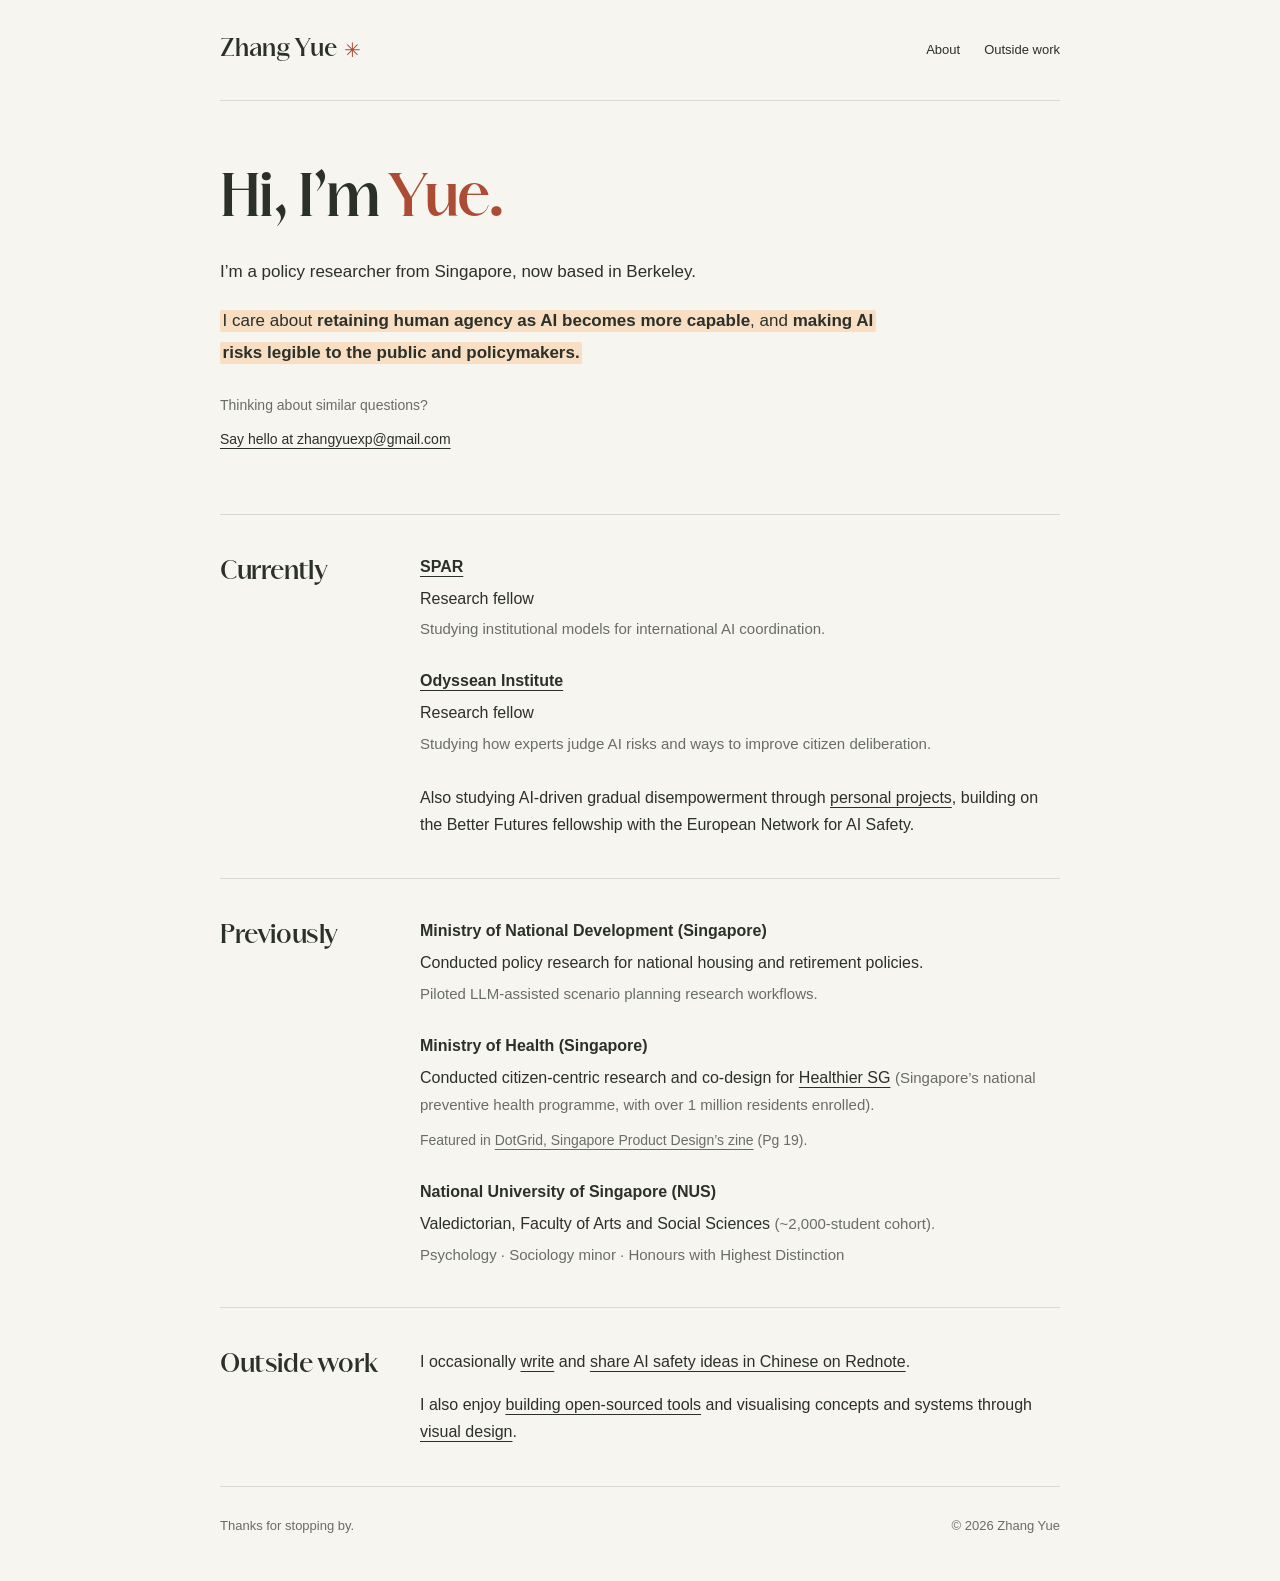
<file: index.html>
<!doctype html>
<html lang="en">
<head>
  <meta charset="utf-8">
  <meta name="viewport" content="width=device-width, initial-scale=1">
  <meta name="theme-color" content="#f7f5ef">
  <meta name="description" content="Zhang Yue — policy researcher working on AI governance, human agency, and how institutions respond to emerging risks.">
  <meta property="og:title" content="Zhang Yue · People, institutions & AI">
  <meta property="og:description" content="What I care about, what I’m working on, and a few things outside work.">
  <meta property="og:type" content="website">
  <meta property="og:url" content="https://nekocchi-0417.github.io/portfolio/">
  <title>Zhang Yue · People, institutions & AI</title>
  <link rel="canonical" href="https://nekocchi-0417.github.io/portfolio/">
  <link rel="icon" type="image/svg+xml" href="assets/favicon.svg">
  <link rel="preload" href="assets/fonts/Merchant-Regular.otf" as="font" type="font/otf" crossorigin>
  <link rel="stylesheet" href="personal.css?v=17">
  <script src="personal.js?v=3" defer></script>
</head>
<body>
  <a class="skip-link" href="#main">Skip to content</a>
  <div class="page-wrap">
    <header class="site-header">
      <a class="wordmark" href="#about">Zhang Yue<span aria-hidden="true">✳</span></a>
      <nav aria-label="Main navigation">
        <a href="#about">About</a>
        <a href="#outside-work">Outside work</a>
      </nav>
    </header>

    <main id="main">
      <section class="about" id="about" aria-labelledby="about-title">
        <div class="intro">
          <h1 id="about-title">Hi, I’m <span>Yue.</span></h1>
          <p>I’m a policy researcher from Singapore, now based in Berkeley.</p>
          <p class="care-statement"><mark class="purpose-highlight">I care about <strong>retaining human agency as AI becomes more capable</strong>, and <strong>making AI risks legible to the public and policymakers.</strong></mark></p>
          <div class="contact-note">
            <p>Thinking about similar questions?</p>
            <a class="contact-link" href="mailto:zhangyuexp@gmail.com">Say hello at zhangyuexp@gmail.com</a>
          </div>
        </div>

        <section class="info-section" aria-labelledby="current-title">
          <h2 id="current-title">Currently</h2>
          <div class="section-content">
            <div class="experience-list">
              <div class="experience">
                <h3><a href="https://sparai.org/projects/f26/reciOUKjBN75LBbF2/" target="_blank" rel="noopener noreferrer">SPAR</a></h3>
                <p>Research fellow</p>
                <p class="supporting">Studying institutional models for international AI coordination.</p>
              </div>
              <div class="experience">
                <h3><a href="https://www.odysseaninstitute.org/" target="_blank" rel="noopener noreferrer">Odyssean Institute</a></h3>
                <p>Research fellow</p>
                <p class="supporting">Studying how experts judge AI risks and ways to improve citizen deliberation.</p>
              </div>
            </div>
            <p class="research-note current-interest">Also studying AI-driven gradual disempowerment through <a href="https://nekocchi-0417.github.io/gd-observatory/" target="_blank" rel="noopener noreferrer">personal projects</a>, building on the Better Futures fellowship with the European Network for AI Safety.</p>
          </div>
        </section>

        <section class="info-section" aria-labelledby="previous-title">
          <h2 id="previous-title">Previously</h2>
          <div class="section-content experience-list">
            <div class="experience">
              <h3>Ministry of National Development (Singapore)</h3>
              <p>Conducted policy research for national housing and retirement policies.</p>
              <p class="supporting">Piloted LLM-assisted scenario planning research workflows.</p>
            </div>
            <div class="experience">
              <h3>Ministry of Health (Singapore)</h3>
              <p>Conducted citizen-centric research and co-design for <a href="https://www.healthiersg.gov.sg/about/what-is-healthier-sg/" target="_blank" rel="noopener noreferrer">Healthier SG</a> <span class="supporting">(Singapore’s national preventive health programme, with over 1 million residents enrolled).</span></p>
              <p class="feature-note">Featured in <a href="https://drive.google.com/file/d/19zQRNbIVw1d5SOHKjRikX2pg8H9No7ix/view?usp=sharing" target="_blank" rel="noopener noreferrer" aria-label="DotGrid, Singapore Product Design’s zine — Designed to Care, Volume 3, page 19 (PDF)">DotGrid, Singapore Product Design’s zine</a> (Pg 19).</p>
            </div>
            <div class="experience">
              <h3>National University of Singapore (NUS)</h3>
              <p>Valedictorian, Faculty of Arts and Social Sciences <span class="cohort">(~2,000-student cohort).</span></p>
              <p class="supporting">Psychology · Sociology minor · Honours with Highest Distinction</p>
            </div>
          </div>
        </section>
      </section>

      <section class="outside-work info-section" id="outside-work" aria-labelledby="outside-title">
        <h2 id="outside-title">Outside work</h2>
        <div class="section-content">
          <p>I occasionally <a href="https://zyxai101.substack.com/" target="_blank" rel="noopener noreferrer" aria-label="write on Substack">write</a> and <a href="https://xhslink.com/m/7OPH07pDQJO" target="_blank" rel="noopener noreferrer">share AI safety ideas in Chinese on Rednote</a>.</p>
          <p id="projects">I also enjoy <a href="apps.html">building open-sourced tools</a> and visualising concepts and systems through <a href="design.html">visual design</a>.</p>
        </div>
      </section>

    </main>

    <footer><span>Thanks for stopping by.</span><span>© <span id="year">2026</span> Zhang Yue</span></footer>
  </div>
</body>
</html>
</file>
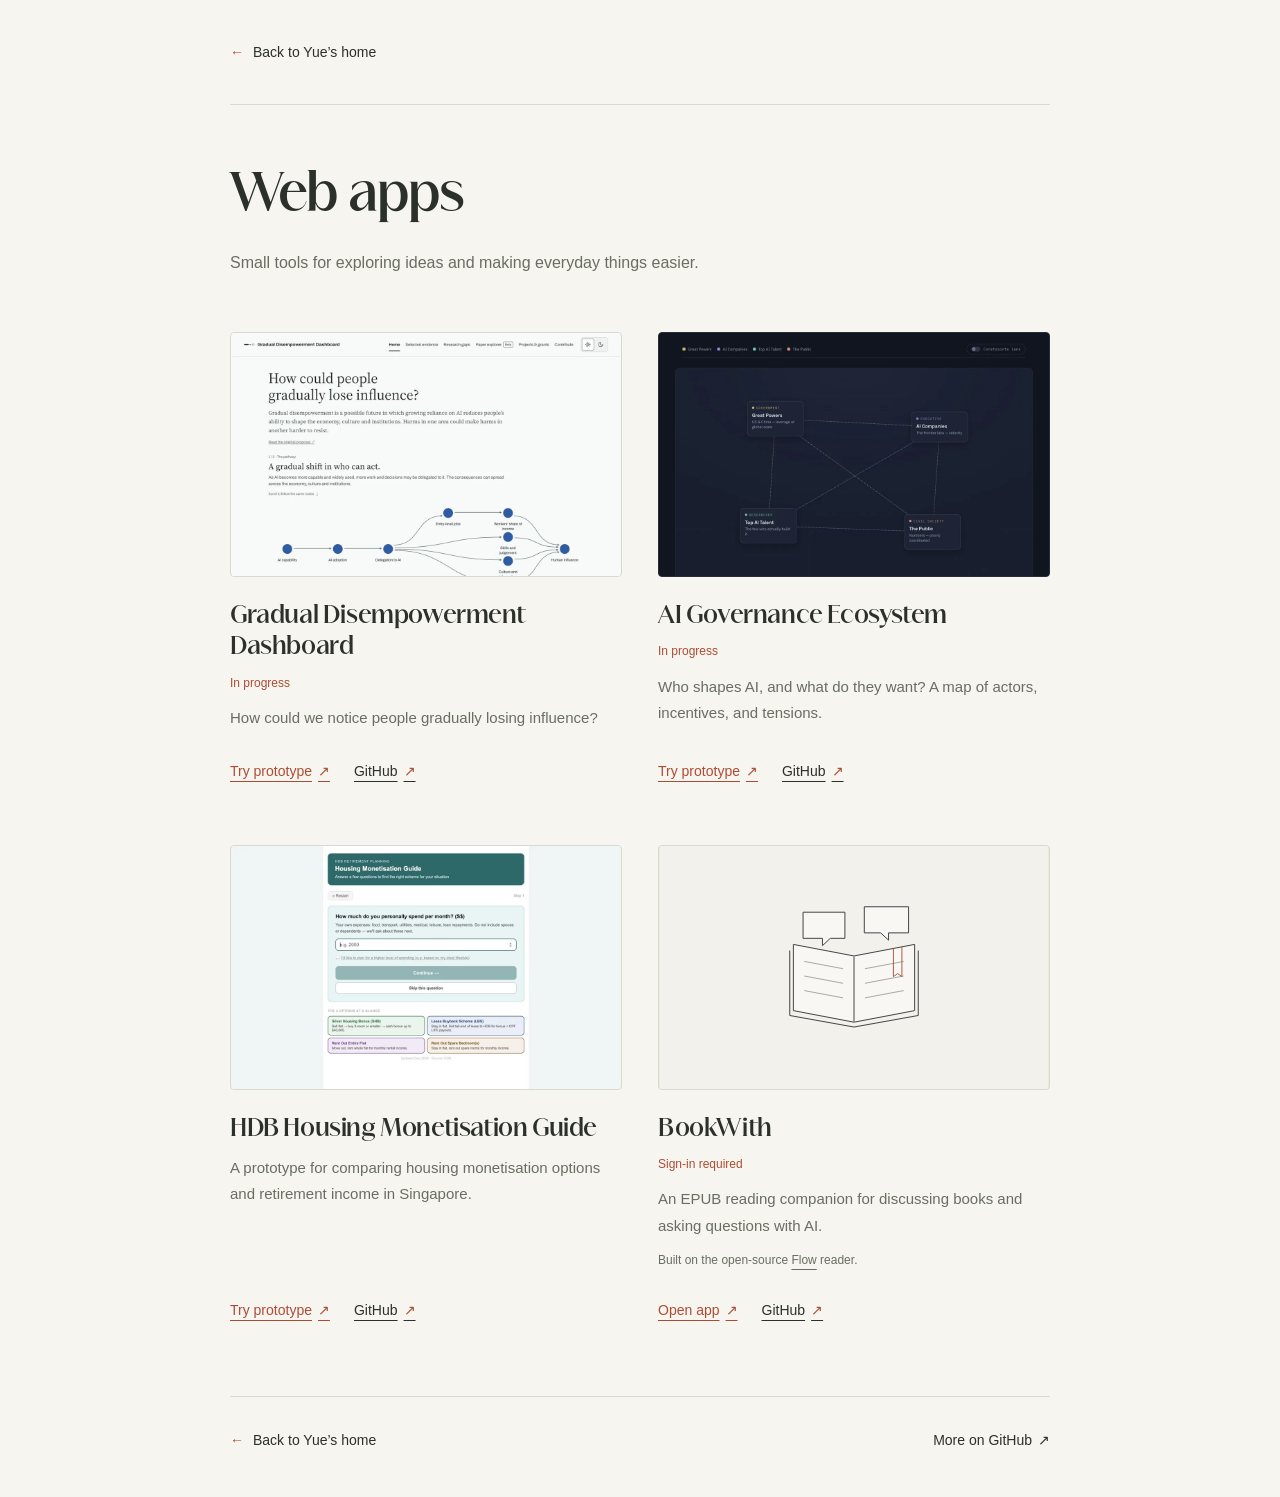
<file: apps.html>
<!doctype html>
<html lang="en">
<head>
  <meta charset="utf-8">
  <meta name="viewport" content="width=device-width, initial-scale=1">
  <meta name="theme-color" content="#f7f5ef">
  <meta name="description" content="Web apps and experiments by Zhang Yue exploring human agency, AI governance, housing, and reading.">
  <title>Web apps · Zhang Yue</title>
  <link rel="canonical" href="https://nekocchi-0417.github.io/portfolio/apps.html">
  <link rel="icon" type="image/svg+xml" href="assets/favicon.svg">
  <link rel="preload" href="assets/fonts/Merchant-Regular.otf" as="font" type="font/otf" crossorigin>
  <link rel="stylesheet" href="design.css?v=4">
  <link rel="stylesheet" href="apps.css?v=5">
</head>
<body>
  <a class="skip-link" href="#main">Skip to content</a>
  <div class="page">
    <header>
      <a class="home-link" href="index.html#outside-work"><span aria-hidden="true">←</span> Back to Yue’s home</a>
    </header>
    <main id="main">
      <div class="intro">
        <h1>Web apps</h1>
        <p>Small tools for exploring ideas and making everyday things easier.</p>
      </div>

      <ul class="app-grid" role="list" aria-label="Web apps">
        <li class="app">
          <a class="app-preview preview-research" href="https://nekocchi-0417.github.io/gd-observatory/" target="_blank" rel="noopener noreferrer" aria-label="Open prototype: Gradual Disempowerment Dashboard prototype">
            <img src="assets/images/app-gd.webp" width="1120" height="700" alt="Screenshot of the dashboard’s proposed pathway from AI capability to human influence." fetchpriority="high">
            <span class="preview-invitation" aria-hidden="true">Open prototype <span>↗</span></span>
          </a>
          <h2>Gradual Disempowerment Dashboard</h2>
          <p class="app-status">In progress</p>
          <p class="app-note">How could we notice people gradually losing influence?</p>
          <div class="app-links">
            <a class="live-link" href="https://nekocchi-0417.github.io/gd-observatory/" target="_blank" rel="noopener noreferrer" aria-label="Try prototype: Gradual Disempowerment Dashboard">Try prototype <span aria-hidden="true">↗</span></a>
            <a href="https://github.com/nekocchi-0417/gd-observatory" target="_blank" rel="noopener noreferrer" aria-label="GitHub source: Gradual Disempowerment Dashboard">GitHub <span aria-hidden="true">↗</span></a>
          </div>
        </li>
        <li class="app">
          <a class="app-preview preview-governance" href="https://ai-governance-board.netlify.app/" target="_blank" rel="noopener noreferrer" aria-label="Explore map: AI Governance Ecosystem prototype">
            <img src="assets/images/app-governance.webp" width="1120" height="700" alt="Screenshot of a map connecting governments, AI companies, researchers, and the public.">
            <span class="preview-invitation" aria-hidden="true">Explore map <span>↗</span></span>
          </a>
          <h2>AI Governance Ecosystem</h2>
          <p class="app-status">In progress</p>
          <p class="app-note">Who shapes AI, and what do they want? A map of actors, incentives, and tensions.</p>
          <div class="app-links">
            <a class="live-link" href="https://ai-governance-board.netlify.app/" target="_blank" rel="noopener noreferrer" aria-label="Try prototype: AI Governance Ecosystem">Try prototype <span aria-hidden="true">↗</span></a>
            <a href="https://github.com/nekocchi-0417/ai-governance-board" target="_blank" rel="noopener noreferrer" aria-label="GitHub source: AI Governance Ecosystem">GitHub <span aria-hidden="true">↗</span></a>
          </div>
        </li>
        <li class="app">
          <a class="app-preview preview-housing" href="https://nekocchi-0417.github.io/hdb-monetisation-guide/" target="_blank" rel="noopener noreferrer" aria-label="Open guide: HDB Housing Monetisation Guide prototype">
            <img src="assets/images/app-hdb.webp" width="1120" height="700" alt="Screenshot of the housing guide’s questions and overview of four housing monetisation options." loading="lazy">
            <span class="preview-invitation" aria-hidden="true">Open guide <span>↗</span></span>
          </a>
          <h2>HDB Housing Monetisation Guide</h2>
          <p class="app-note">A prototype for comparing housing monetisation options and retirement income in Singapore.</p>
          <div class="app-links">
            <a class="live-link" href="https://nekocchi-0417.github.io/hdb-monetisation-guide/" target="_blank" rel="noopener noreferrer" aria-label="Try prototype: HDB Housing Monetisation Guide">Try prototype <span aria-hidden="true">↗</span></a>
            <a href="https://github.com/nekocchi-0417/hdb-monetisation-guide" target="_blank" rel="noopener noreferrer" aria-label="GitHub source: HDB Housing Monetisation Guide">GitHub <span aria-hidden="true">↗</span></a>
          </div>
        </li>
        <li class="app">
          <a class="app-preview" href="https://nekobookbuddy.netlify.app/" target="_blank" rel="noopener noreferrer" aria-label="Open app: BookWith, sign-in required">
            <img src="assets/images/app-reading.svg?v=2" width="640" height="400" alt="Illustration of an open book and a conversation." loading="lazy">
            <span class="preview-invitation" aria-hidden="true">Open app <span>↗</span></span>
          </a>
          <h2>BookWith</h2>
          <p class="app-status">Sign-in required</p>
          <p class="app-note">An EPUB reading companion for discussing books and asking questions with AI.</p>
          <p class="app-credit">Built on the open-source <a href="https://github.com/pacexy/flow" target="_blank" rel="noopener noreferrer">Flow</a> reader.</p>
          <div class="app-links">
            <a class="live-link" href="https://nekobookbuddy.netlify.app/" target="_blank" rel="noopener noreferrer" aria-label="Open app: BookWith">Open app <span aria-hidden="true">↗</span></a>
            <a href="https://github.com/nekocchi-0417/bookcompanion" target="_blank" rel="noopener noreferrer" aria-label="GitHub source: BookWith">GitHub <span aria-hidden="true">↗</span></a>
          </div>
        </li>
      </ul>
    </main>
    <footer>
      <a class="home-link" href="index.html#outside-work"><span aria-hidden="true">←</span> Back to Yue’s home</a>
      <a class="github-link" href="https://github.com/nekocchi-0417?tab=repositories" target="_blank" rel="noopener noreferrer">More on GitHub <span aria-hidden="true">↗</span></a>
    </footer>
  </div>
</body>
</html>
</file>
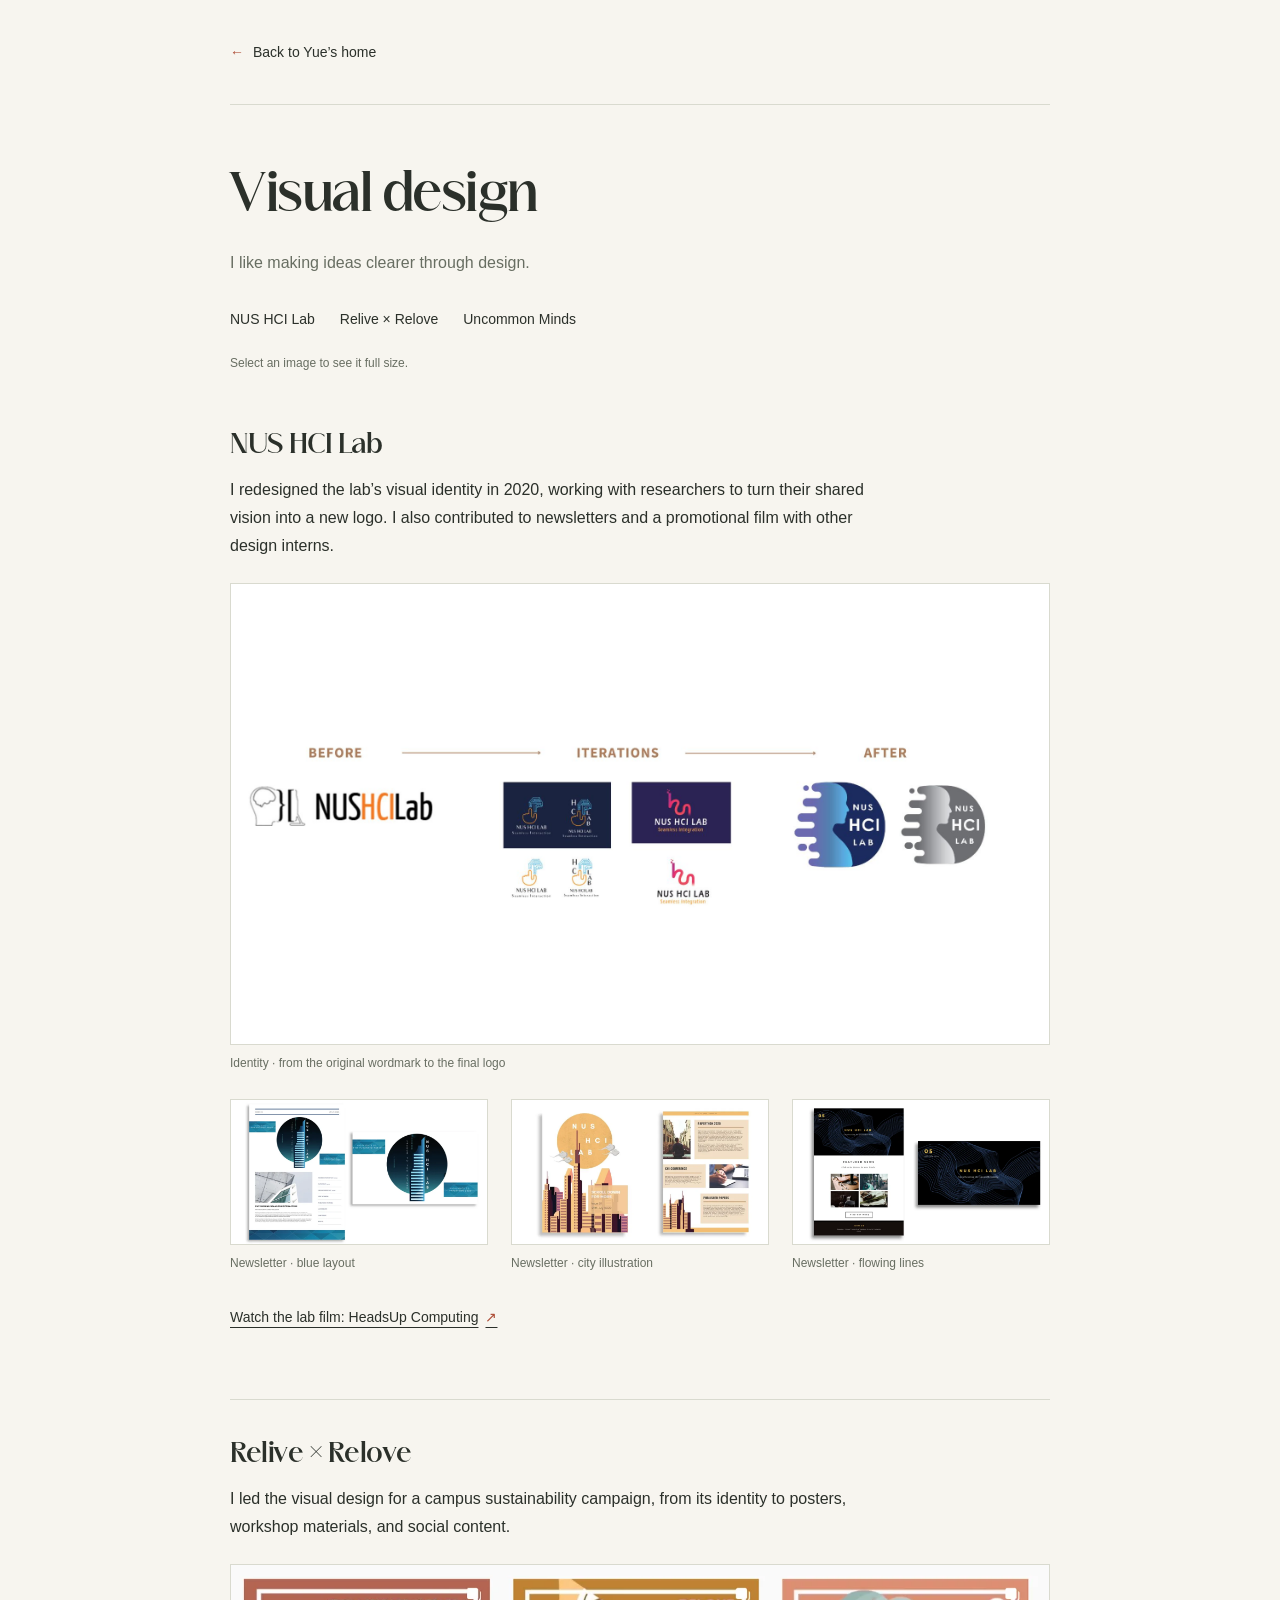
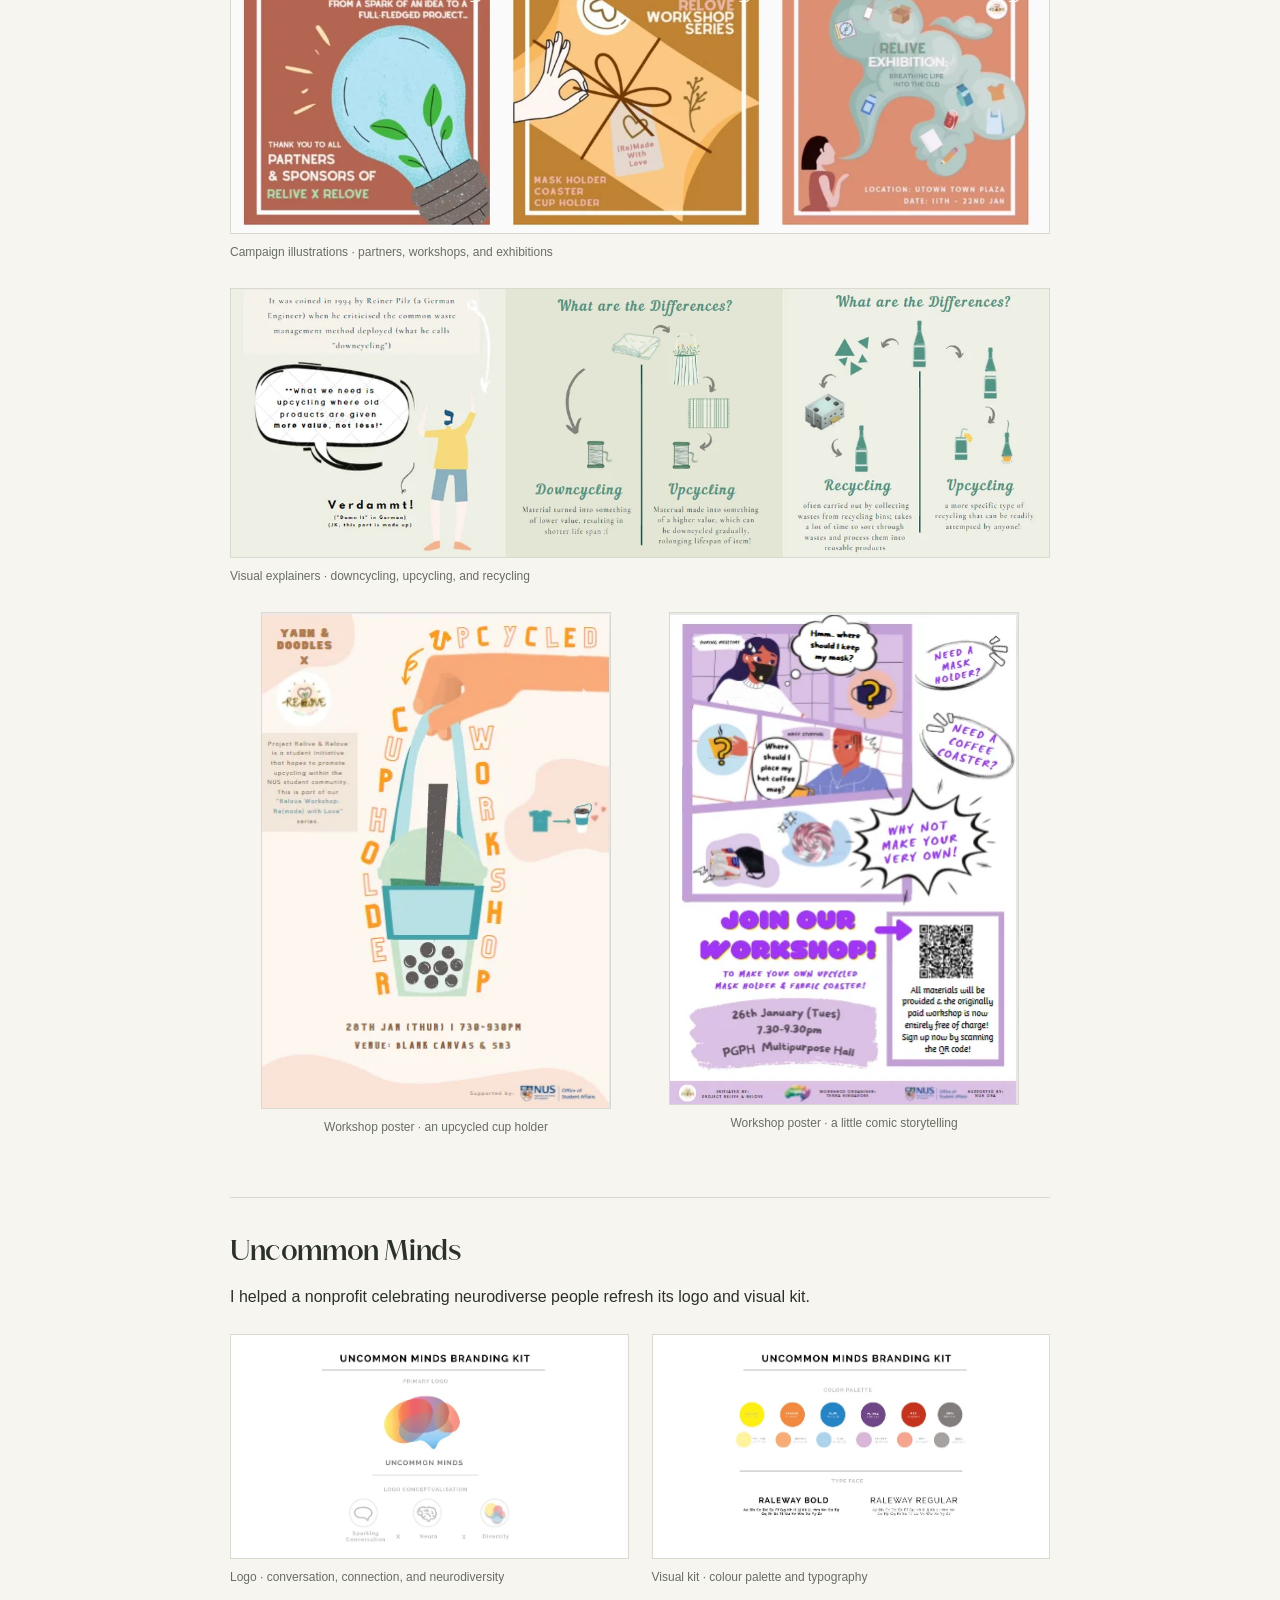
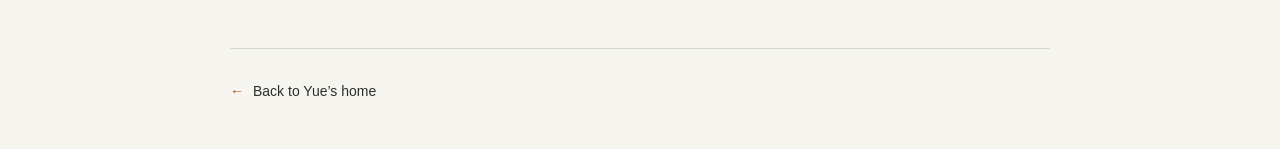
<file: design.html>
<!doctype html>
<html lang="en">
<head>
  <meta charset="utf-8">
  <meta name="viewport" content="width=device-width, initial-scale=1">
  <meta name="theme-color" content="#f7f5ef">
  <meta name="description" content="Visual design by Zhang Yue: NUS HCI Lab identity and newsletters, Relive × Relove campaign illustrations, and the Uncommon Minds brand kit.">
  <title>Visual design · Zhang Yue</title>
  <link rel="canonical" href="https://nekocchi-0417.github.io/portfolio/design.html">
  <link rel="icon" type="image/svg+xml" href="assets/favicon.svg">
  <link rel="preload" href="assets/fonts/Merchant-Regular.otf" as="font" type="font/otf" crossorigin>
  <link rel="stylesheet" href="design.css?v=4">
</head>
<body>
  <a class="skip-link" href="#main">Skip to content</a>
  <div class="page">
    <header>
      <a class="home-link" href="index.html"><span aria-hidden="true">←</span> Back to Yue’s home</a>
    </header>
    <main id="main">
      <div class="intro">
        <h1>Visual design</h1>
        <p>I like making ideas clearer through design.</p>
        <nav class="project-nav" aria-label="Design projects">
          <a href="#hci-lab">NUS HCI Lab</a>
          <a href="#relive-relove">Relive × Relove</a>
          <a href="#uncommon-minds">Uncommon Minds</a>
        </nav>
        <p class="image-note">Select an image to see it full size.</p>
      </div>

      <section id="hci-lab" aria-labelledby="hci-title">
        <h2 id="hci-title">NUS HCI Lab</h2>
        <p>I redesigned the lab’s visual identity in 2020, working with researchers to turn their shared vision into a new logo. I also contributed to newsletters and a promotional film with other design interns.</p>
        <figure class="feature-figure">
          <a class="image-link" href="assets/images/hci-lab-branding.webp" target="_blank" rel="noopener noreferrer" aria-label="View the NUS HCI Lab logo development at full size">
            <img src="assets/images/hci-lab-branding.webp" width="1920" height="1080" alt="NUS HCI Lab logo development: the original wordmark, iterations, and the final blue profile silhouette" fetchpriority="high">
          </a>
          <figcaption>Identity · from the original wordmark to the final logo</figcaption>
        </figure>
        <div class="gallery newsletter-gallery">
          <figure>
            <a class="image-link" href="assets/images/hci-newsletter-blue.webp" target="_blank" rel="noopener noreferrer" aria-label="View the blue HCI newsletter design at full size">
              <img src="assets/images/hci-newsletter-blue.webp" width="960" height="540" alt="Blue and black NUS HCI Lab newsletter layouts with a ladder illustration and research highlights" loading="lazy">
            </a>
            <figcaption>Newsletter · blue layout</figcaption>
          </figure>
          <figure>
            <a class="image-link" href="assets/images/hci-newsletter-orange.webp" target="_blank" rel="noopener noreferrer" aria-label="View the city HCI newsletter design at full size">
              <img src="assets/images/hci-newsletter-orange.webp" width="960" height="540" alt="Gold NUS HCI Lab newsletter layouts with an illustrated city skyline and modular research news" loading="lazy">
            </a>
            <figcaption>Newsletter · city illustration</figcaption>
          </figure>
          <figure>
            <a class="image-link" href="assets/images/hci-newsletter-wave.webp" target="_blank" rel="noopener noreferrer" aria-label="View the contour-line HCI newsletter design at full size">
              <img src="assets/images/hci-newsletter-wave.webp" width="960" height="540" alt="HCI newsletter design with flowing blue contour lines on black and a research-news grid" loading="lazy">
            </a>
            <figcaption>Newsletter · flowing lines</figcaption>
          </figure>
        </div>
        <a class="film-link" href="https://www.youtube.com/watch?v=AmeNqvCSik0" target="_blank" rel="noopener noreferrer">Watch the lab film: HeadsUp Computing <span aria-hidden="true">↗</span></a>
      </section>

      <section id="relive-relove" aria-labelledby="relive-title">
        <h2 id="relive-title">Relive × Relove</h2>
        <p>I led the visual design for a campus sustainability campaign, from its identity to posters, workshop materials, and social content.</p>
        <figure class="feature-figure">
          <a class="image-link" href="assets/images/relive-relove-campaign.webp" target="_blank" rel="noopener noreferrer" aria-label="View the Relive × Relove campaign illustrations at full size">
            <img src="assets/images/relive-relove-campaign.webp" width="1200" height="393" alt="Three campaign illustrations: thanking partners, upcycling workshops, and an exhibition about giving old objects new life" loading="lazy">
          </a>
          <figcaption>Campaign illustrations · partners, workshops, and exhibitions</figcaption>
        </figure>
        <figure class="feature-figure">
          <a class="image-link" href="assets/images/relive-upcycling-explainer.webp" target="_blank" rel="noopener noreferrer" aria-label="View the recycling and upcycling explainer illustrations at full size">
            <img src="assets/images/relive-upcycling-explainer.webp" width="1200" height="393" alt="Illustrated explainers comparing downcycling, upcycling, and recycling with garment, bottle, and lamp examples" loading="lazy">
          </a>
          <figcaption>Visual explainers · downcycling, upcycling, and recycling</figcaption>
        </figure>
        <div class="gallery poster-gallery">
          <figure>
            <a class="image-link" href="assets/images/relove-cup-holder-workshop.webp" target="_blank" rel="noopener noreferrer" aria-label="View the cup-holder workshop poster at full size">
              <img src="assets/images/relove-cup-holder-workshop.webp" width="346" height="492" alt="Cup-holder workshop poster with an illustrated hand, string, and bubble-tea cup in mint and orange" loading="lazy">
            </a>
            <figcaption>Workshop poster · an upcycled cup holder</figcaption>
          </figure>
          <figure>
            <a class="image-link" href="assets/images/relove-workshop-comic.webp" target="_blank" rel="noopener noreferrer" aria-label="View the illustrated mask-holder and coaster workshop poster at full size">
              <img src="assets/images/relove-workshop-comic.webp" width="349" height="492" alt="Purple workshop poster with comic panels introducing an upcycled mask holder and coffee coaster" loading="lazy">
            </a>
            <figcaption>Workshop poster · a little comic storytelling</figcaption>
          </figure>
        </div>
      </section>

      <section id="uncommon-minds" aria-labelledby="uncommon-title">
        <h2 id="uncommon-title">Uncommon Minds</h2>
        <p>I helped a nonprofit celebrating neurodiverse people refresh its logo and visual kit.</p>
        <div class="gallery brand-gallery">
          <figure>
            <a class="image-link" href="assets/images/uncommon-minds-logo.webp" target="_blank" rel="noopener noreferrer" aria-label="View the Uncommon Minds logo and concept at full size">
              <img src="assets/images/uncommon-minds-logo.webp" width="901" height="507" alt="Uncommon Minds logo with overlapping colourful speech and brain shapes, and a concept diagram connecting conversation and neurodiversity" loading="lazy">
            </a>
            <figcaption>Logo · conversation, connection, and neurodiversity</figcaption>
          </figure>
          <figure>
            <a class="image-link" href="assets/images/uncommon-minds-brand-kit.webp" target="_blank" rel="noopener noreferrer" aria-label="View the Uncommon Minds colour palette and typography at full size">
              <img src="assets/images/uncommon-minds-brand-kit.webp" width="901" height="507" alt="Uncommon Minds visual kit showing six bright colours, lighter tints, and Raleway typography" loading="lazy">
            </a>
            <figcaption>Visual kit · colour palette and typography</figcaption>
          </figure>
        </div>
      </section>
    </main>
    <footer><a class="home-link" href="index.html"><span aria-hidden="true">←</span> Back to Yue’s home</a></footer>
  </div>
</body>
</html>
</file>
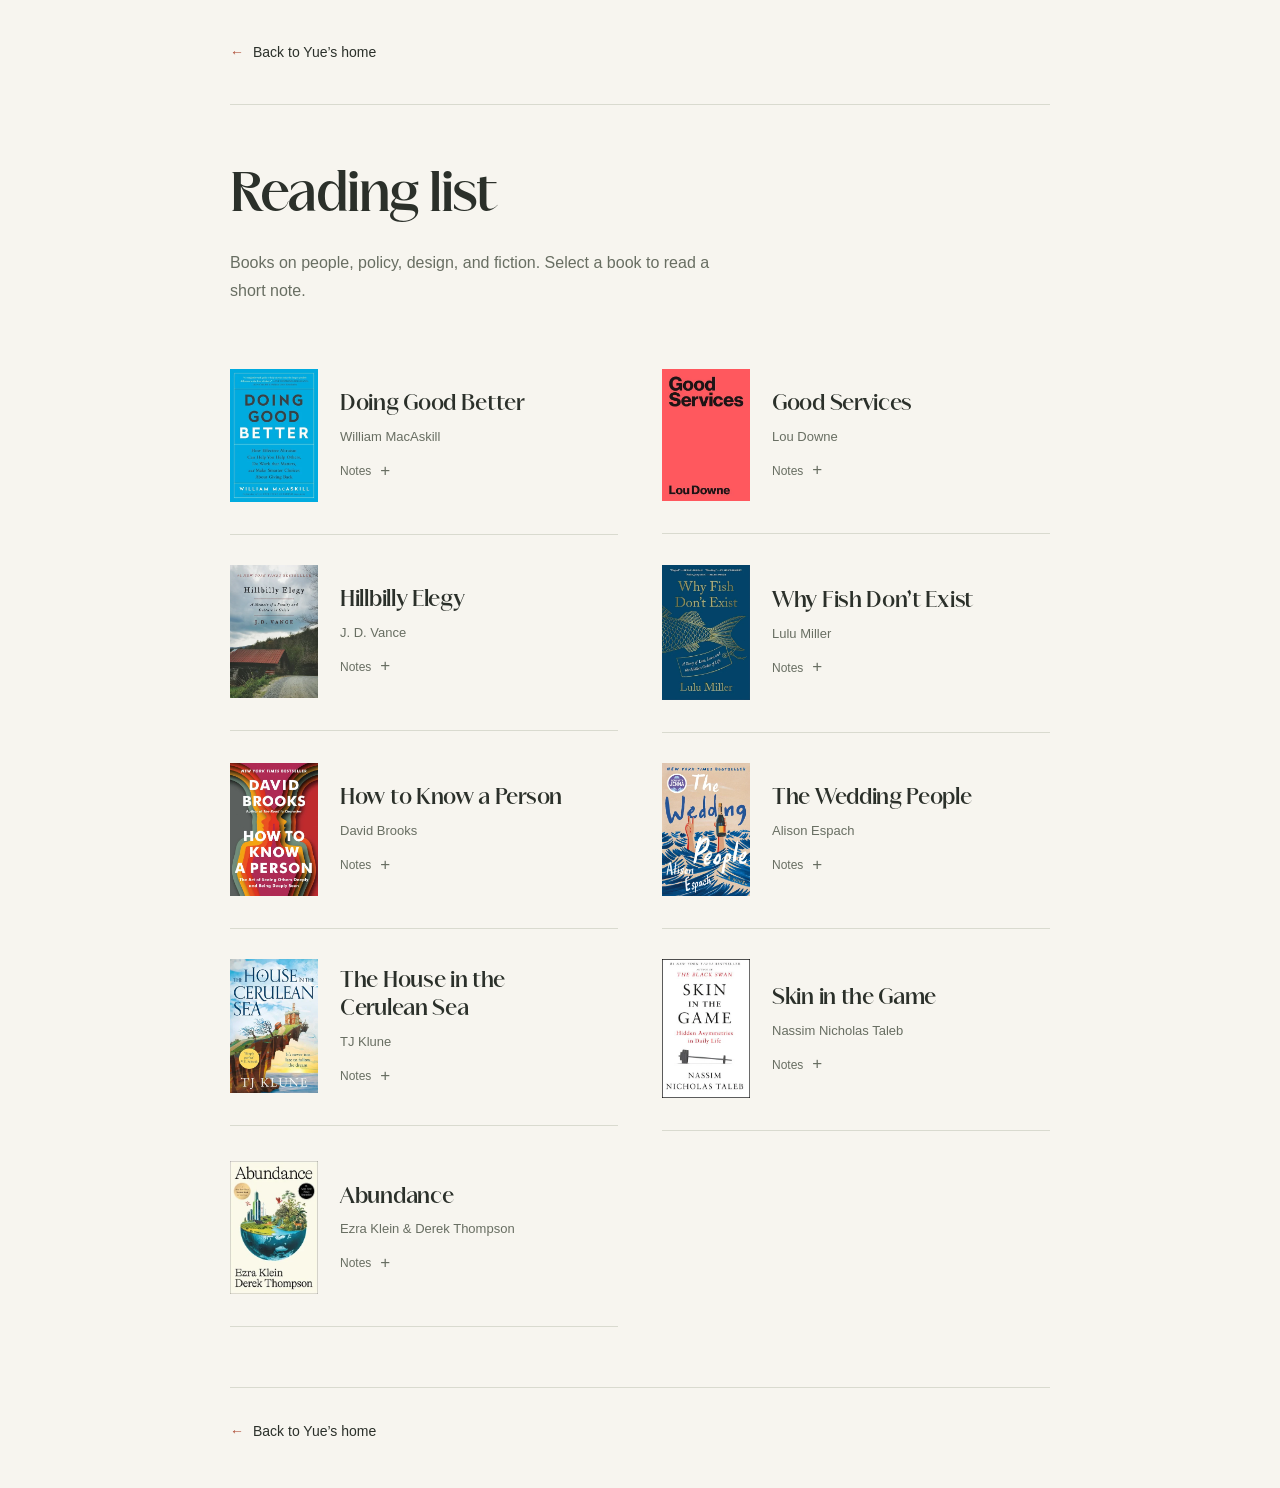
<file: reading.html>
<!doctype html>
<html lang="en">
<head>
  <meta charset="utf-8">
  <meta name="viewport" content="width=device-width, initial-scale=1">
  <meta name="theme-color" content="#f7f5ef">
  <meta name="description" content="Zhang Yue’s reading list: books on people, policy, design, responsibility, and a little fiction.">
  <title>Reading list · Zhang Yue</title>
  <link rel="canonical" href="https://nekocchi-0417.github.io/portfolio/reading.html">
  <link rel="icon" type="image/svg+xml" href="assets/favicon.svg">
  <link rel="preload" href="assets/fonts/Merchant-Regular.otf" as="font" type="font/otf" crossorigin>
  <link rel="stylesheet" href="design.css?v=4">
  <link rel="stylesheet" href="reading.css?v=3">
</head>
<body>
  <a class="skip-link" href="#main">Skip to content</a>
  <div class="page">
    <header>
      <a class="home-link" href="index.html#outside-work"><span aria-hidden="true">←</span> Back to Yue’s home</a>
    </header>
    <main id="main">
      <div class="intro">
        <h1>Reading list</h1>
        <p>Books on people, policy, design, and fiction. Select a book to read a short note.</p>
      </div>

      <ul class="book-list" role="list" aria-label="Reading list">
        <li>
          <details class="book-entry">
            <summary aria-labelledby="book-title-1 book-cue-1" aria-describedby="book-author-1">
              <h2 class="book-summary" aria-labelledby="book-title-1">
                <span class="book-cover"><img src="assets/images/book-doing-good-better.webp" width="332" height="500" alt="" fetchpriority="high"></span>
                <span class="book-copy">
                  <span class="book-title" id="book-title-1">Doing Good Better</span>
                  <span class="author" id="book-author-1">William MacAskill</span>
                  <span class="book-affordance" id="book-cue-1">Notes <span class="book-toggle" aria-hidden="true"></span></span>
                </span>
              </h2>
            </summary>
            <p class="book-note">Using evidence to turn good intentions into meaningful impact.</p>
          </details>
        </li>
        <li>
          <details class="book-entry">
            <summary aria-labelledby="book-title-2 book-cue-2" aria-describedby="book-author-2">
              <h2 class="book-summary" aria-labelledby="book-title-2">
                <span class="book-cover"><img src="assets/images/book-good-services.webp" width="334" height="500" alt=""></span>
                <span class="book-copy">
                  <span class="book-title" id="book-title-2">Good Services</span>
                  <span class="author" id="book-author-2">Lou Downe</span>
                  <span class="book-affordance" id="book-cue-2">Notes <span class="book-toggle" aria-hidden="true"></span></span>
                </span>
              </h2>
            </summary>
            <p class="book-note">What makes a service functional, humane, and effective.</p>
          </details>
        </li>
        <li>
          <details class="book-entry">
            <summary aria-labelledby="book-title-3 book-cue-3" aria-describedby="book-author-3">
              <h2 class="book-summary" aria-labelledby="book-title-3">
                <span class="book-cover"><img src="assets/images/book-hillbilly-elegy.webp" width="331" height="500" alt="" loading="lazy"></span>
                <span class="book-copy">
                  <span class="book-title" id="book-title-3">Hillbilly Elegy</span>
                  <span class="author" id="book-author-3">J. D. Vance</span>
                  <span class="book-affordance" id="book-cue-3">Notes <span class="book-toggle" aria-hidden="true"></span></span>
                </span>
              </h2>
            </summary>
            <p class="book-note">A memoir about family, class, and the tension between personal agency and structural constraints.</p>
          </details>
        </li>
        <li>
          <details class="book-entry">
            <summary aria-labelledby="book-title-4 book-cue-4" aria-describedby="book-author-4">
              <h2 class="book-summary" aria-labelledby="book-title-4">
                <span class="book-cover"><img src="assets/images/book-why-fish-dont-exist.webp" width="326" height="500" alt="" loading="lazy"></span>
                <span class="book-copy">
                  <span class="book-title" id="book-title-4">Why Fish Don’t Exist</span>
                  <span class="author" id="book-author-4">Lulu Miller</span>
                  <span class="book-affordance" id="book-cue-4">Notes <span class="book-toggle" aria-hidden="true"></span></span>
                </span>
              </h2>
            </summary>
            <p class="book-note">Natural history meets existential inquiry: how our need for order can reveal and distort truth.</p>
          </details>
        </li>
        <li>
          <details class="book-entry">
            <summary aria-labelledby="book-title-5 book-cue-5" aria-describedby="book-author-5">
              <h2 class="book-summary" aria-labelledby="book-title-5">
                <span class="book-cover"><img src="assets/images/book-how-to-know-a-person.webp" width="329" height="500" alt="" loading="lazy"></span>
                <span class="book-copy">
                  <span class="book-title" id="book-title-5">How to Know a Person</span>
                  <span class="author" id="book-author-5">David Brooks</span>
                  <span class="book-affordance" id="book-cue-5">Notes <span class="book-toggle" aria-hidden="true"></span></span>
                </span>
              </h2>
            </summary>
            <p class="book-note">On deep listening, curiosity, and helping people feel seen.</p>
          </details>
        </li>
        <li>
          <details class="book-entry">
            <summary aria-labelledby="book-title-6 book-cue-6" aria-describedby="book-author-6">
              <h2 class="book-summary" aria-labelledby="book-title-6">
                <span class="book-cover"><img src="assets/images/book-the-wedding-people.webp" width="329" height="500" alt="" loading="lazy"></span>
                <span class="book-copy">
                  <span class="book-title" id="book-title-6">The Wedding People</span>
                  <span class="author" id="book-author-6">Alison Espach</span>
                  <span class="book-affordance" id="book-cue-6">Notes <span class="book-toggle" aria-hidden="true"></span></span>
                </span>
              </h2>
            </summary>
            <p class="book-note">Love, friendship, and the performance of happiness, through the theatre of a wedding.</p>
          </details>
        </li>
        <li>
          <details class="book-entry">
            <summary aria-labelledby="book-title-7 book-cue-7" aria-describedby="book-author-7">
              <h2 class="book-summary" aria-labelledby="book-title-7">
                <span class="book-cover"><img src="assets/images/book-house-in-the-cerulean-sea.webp" width="330" height="500" alt="" loading="lazy"></span>
                <span class="book-copy">
                  <span class="book-title" id="book-title-7">The House in the Cerulean Sea</span>
                  <span class="author" id="book-author-7">TJ Klune</span>
                  <span class="book-affordance" id="book-cue-7">Notes <span class="book-toggle" aria-hidden="true"></span></span>
                </span>
              </h2>
            </summary>
            <p class="book-note">Chosen family, inclusion, and meeting bureaucracy with empathy.</p>
          </details>
        </li>
        <li>
          <details class="book-entry">
            <summary aria-labelledby="book-title-8 book-cue-8" aria-describedby="book-author-8">
              <h2 class="book-summary" aria-labelledby="book-title-8">
                <span class="book-cover"><img src="assets/images/book-skin-in-the-game.webp" width="285" height="450" alt="" loading="lazy"></span>
                <span class="book-copy">
                  <span class="book-title" id="book-title-8">Skin in the Game</span>
                  <span class="author" id="book-author-8">Nassim Nicholas Taleb</span>
                  <span class="book-affordance" id="book-cue-8">Notes <span class="book-toggle" aria-hidden="true"></span></span>
                </span>
              </h2>
            </summary>
            <p class="book-note">On risk, responsibility, and who bears the consequences of decisions.</p>
          </details>
        </li>
        <li>
          <details class="book-entry">
            <summary aria-labelledby="book-title-9 book-cue-9" aria-describedby="book-author-9">
              <h2 class="book-summary" aria-labelledby="book-title-9">
                <span class="book-cover"><img src="assets/images/book-abundance.webp" width="265" height="400" alt="" loading="lazy"></span>
                <span class="book-copy">
                  <span class="book-title" id="book-title-9">Abundance</span>
                  <span class="author" id="book-author-9">Ezra Klein &amp; Derek Thompson</span>
                  <span class="book-affordance" id="book-cue-9">Notes <span class="book-toggle" aria-hidden="true"></span></span>
                </span>
              </h2>
            </summary>
            <p class="book-note">On building more of what people need, from housing to clean energy.</p>
          </details>
        </li>
      </ul>
    </main>
    <footer><a class="home-link" href="index.html#outside-work"><span aria-hidden="true">←</span> Back to Yue’s home</a></footer>
  </div>
</body>
</html>
</file>
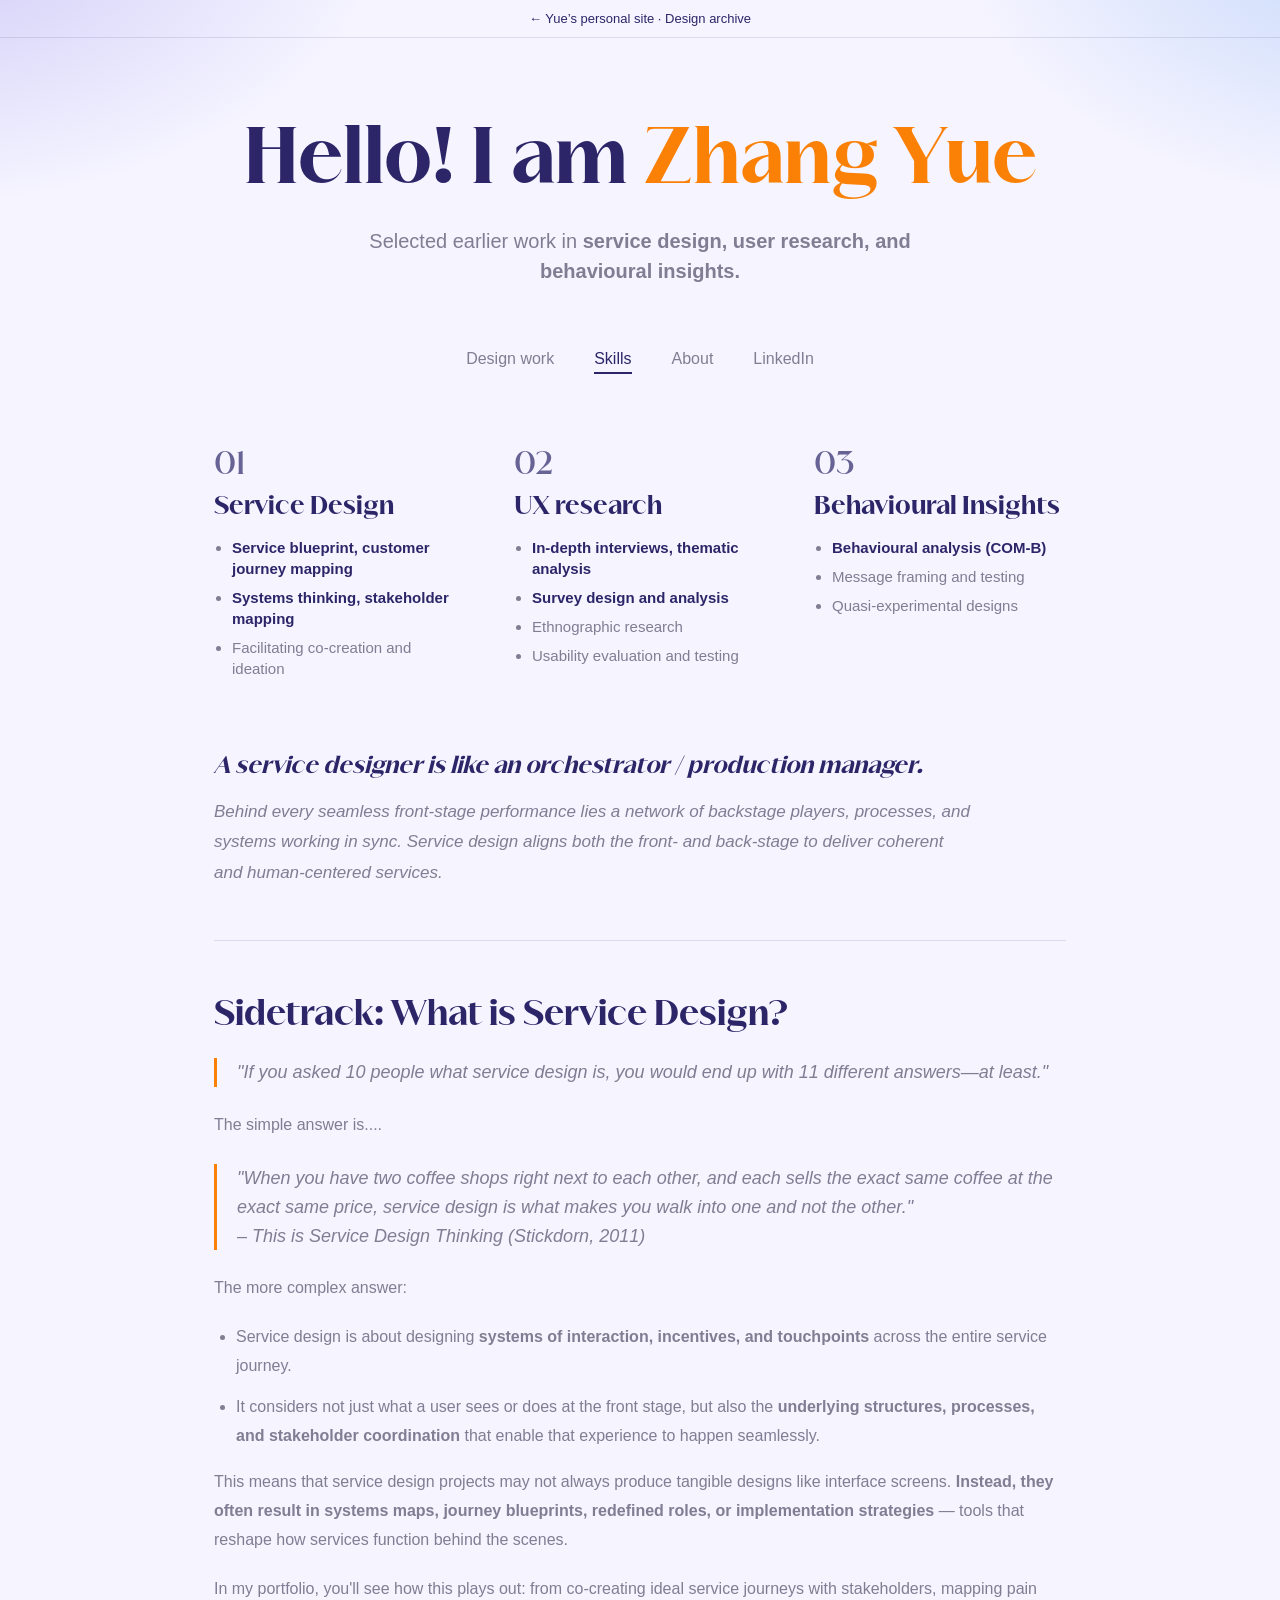
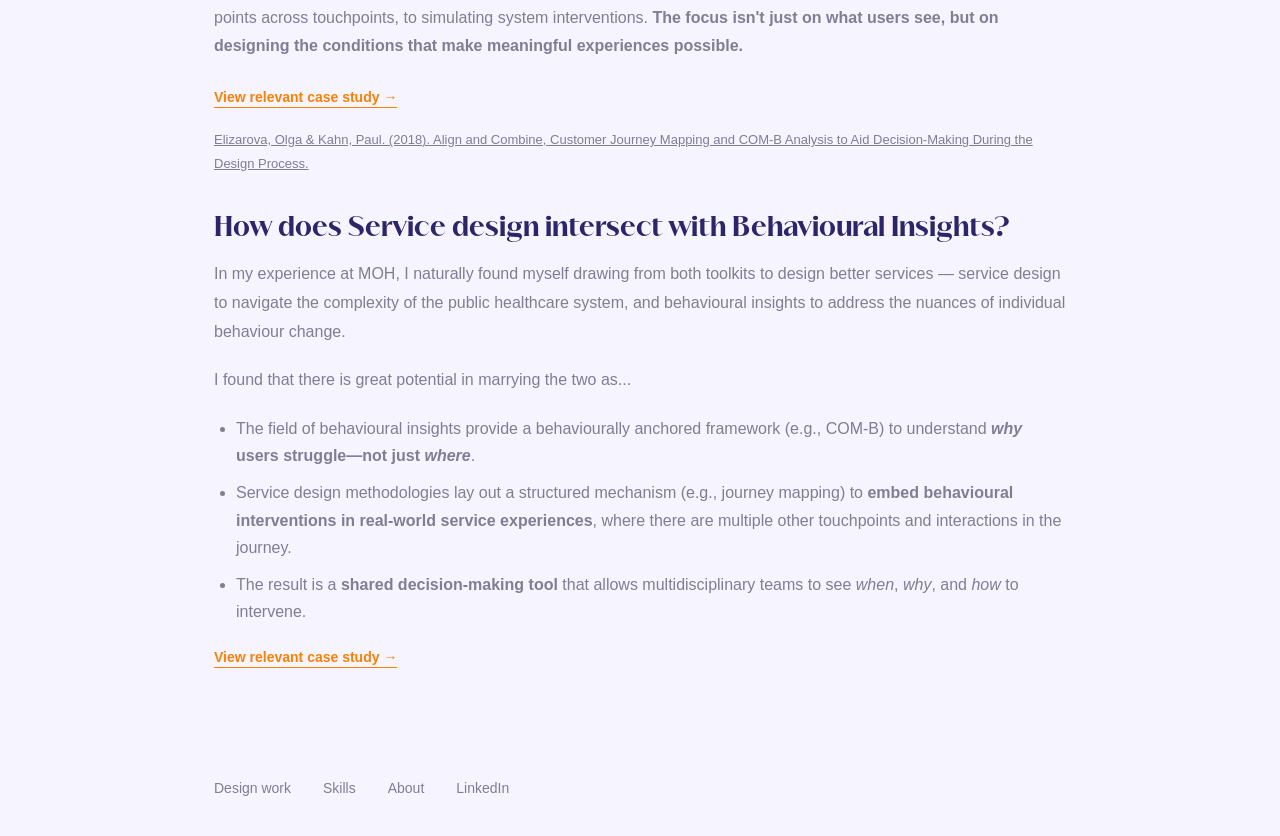
<file: skills.html>
<!DOCTYPE html>
<html lang="en">
<head>
  <meta charset="UTF-8">
  <meta name="viewport" content="width=device-width, initial-scale=1.0">
  <title>Zhang Yue's Portfolio - Skills</title>
  <link rel="icon" href="data:image/svg+xml,<svg xmlns='http://www.w3.org/2000/svg' viewBox='0 0 100 100'><text y='.9em' font-size='90'>🐱</text></svg>">
  <link rel="stylesheet" href="style.css">
</head>
<body>
  <div class="archive-banner" style="padding: 11px 20px; border-bottom: 1px solid rgba(44, 38, 105, .12); text-align: center; font-size: 13px;">
    <a href="index.html" style="color: var(--navy); text-decoration: none;">← Yue’s personal site · Design archive</a>
  </div>

  <div class="hero">
    <h1>Hello! I am <span class="name">Zhang Yue</span></h1>
    <p class="subtitle">Selected earlier work in <strong>service design, user research, and behavioural insights.</strong></p>
  </div>

  <nav class="site-nav">
    <a href="design.html">Design work</a>
    <a href="skills.html" class="active">Skills</a>
    <a href="about.html">About</a>
    <a href="https://www.linkedin.com/in/zhang-yue-nus/" target="_blank" rel="noopener noreferrer">LinkedIn</a>
  </nav>

  <div class="page-content">

    <div class="skills-grid">
      <div class="skill-card">
        <div class="skill-number">01</div>
        <h3>Service Design</h3>
        <ul>
          <li><strong>Service blueprint, customer journey mapping</strong></li>
          <li><strong>Systems thinking, stakeholder mapping</strong></li>
          <li>Facilitating co-creation and ideation</li>
        </ul>
      </div>
      <div class="skill-card">
        <div class="skill-number">02</div>
        <h3>UX research</h3>
        <ul>
          <li><strong>In-depth interviews, thematic analysis</strong></li>
          <li><strong>Survey design and analysis</strong></li>
          <li>Ethnographic research</li>
          <li>Usability evaluation and testing</li>
        </ul>
      </div>
      <div class="skill-card">
        <div class="skill-number">03</div>
        <h3>Behavioural Insights</h3>
        <ul>
          <li><strong>Behavioural analysis (COM-B)</strong></li>
          <li>Message framing and testing</li>
          <li>Quasi-experimental designs</li>
        </ul>
      </div>
    </div>

    <div class="skills-orchestrator">
      <p><strong><em>A service designer is like an orchestrator / production manager.</em></strong></p>
      <p><em>Behind every seamless front-stage performance lies a network of backstage players, processes, and systems working in sync. Service design aligns both the front- and back-stage to deliver coherent and human-centered services.</em></p>
    </div>

    <div class="skills-sidetrack">
      <h2>Sidetrack: What is Service Design?</h2>

      <blockquote>"If you asked 10 people what service design is, you would end up with 11 different answers—at least."</blockquote>

      <p>The simple answer is....</p>

      <blockquote>"When you have two coffee shops right next to each other, and each sells the exact same coffee at the exact same price, service design is what makes you walk into one and not the other."<br><em>– This is Service Design Thinking (Stickdorn, 2011)</em></blockquote>

      <p>The more complex answer:</p>
      <ul class="skills-explainer">
        <li>Service design is about designing <strong>systems of interaction, incentives, and touchpoints</strong> across the entire service journey.</li>
        <li>It considers not just what a user sees or does at the front stage, but also the <strong>underlying structures, processes, and stakeholder coordination</strong> that enable that experience to happen seamlessly.</li>
      </ul>
      <p>This means that service design projects may not always produce tangible designs like interface screens. <strong>Instead, they often result in systems maps, journey blueprints, redefined roles, or implementation strategies</strong> — tools that reshape how services function behind the scenes.</p>
      <p>In my portfolio, you'll see how this plays out: from co-creating ideal service journeys with stakeholders, mapping pain points across touchpoints, to simulating system interventions. <strong>The focus isn't just on what users see, but on designing the conditions that make meaningful experiences possible.</strong></p>

      <a href="projects/health-programmes.html" class="view-case-study">View relevant case study →</a>

      <p style="margin-top: 20px; font-size: 13px; color: var(--muted);"><a href="https://www.researchgate.net/publication/327406018_Align_and_Combine_Customer_Journey_Mapping_and_COM-B_Analysis_to_Aid_Decision-Making_During_the_Design_Process" target="_blank" rel="noreferrer">Elizarova, Olga &amp; Kahn, Paul. (2018). Align and Combine, Customer Journey Mapping and COM-B Analysis to Aid Decision-Making During the Design Process.</a></p>

      <h3>How does Service design intersect with Behavioural Insights?</h3>

      <p>In my experience at MOH, I naturally found myself drawing from both toolkits to design better services — service design to navigate the complexity of the public healthcare system, and behavioural insights to address the nuances of individual behaviour change.</p>
      <p>I found that there is great potential in marrying the two as...</p>
      <ul style="margin: 16px 0 16px 22px; display: flex; flex-direction: column; gap: 10px;">
        <li style="font-size: 16px; color: var(--muted); line-height: 1.7;">The field of behavioural insights provide a behaviourally anchored framework (e.g., COM-B) to understand <strong><em>why</em> users struggle—not just <em>where</em></strong>.</li>
        <li style="font-size: 16px; color: var(--muted); line-height: 1.7;">Service design methodologies lay out a structured mechanism (e.g., journey mapping) to <strong>embed behavioural interventions in real-world service experiences</strong>, where there are multiple other touchpoints and interactions in the journey.</li>
        <li style="font-size: 16px; color: var(--muted); line-height: 1.7;">The result is a <strong>shared decision-making tool</strong> that allows multidisciplinary teams to see <em>when</em>, <em>why</em>, and <em>how</em> to intervene.</li>
      </ul>

      <a href="projects/health-programmes.html" class="view-case-study">View relevant case study →</a>
    </div>

  </div>

  <footer>
    <nav class="footer-nav">
      <a href="design.html">Design work</a>
      <a href="skills.html">Skills</a>
      <a href="about.html">About</a>
      <a href="https://www.linkedin.com/in/zhang-yue-nus/" target="_blank" rel="noopener noreferrer">LinkedIn</a>
    </nav>
  </footer>

  <script src="script.js"></script>

</body>
</html>
</file>
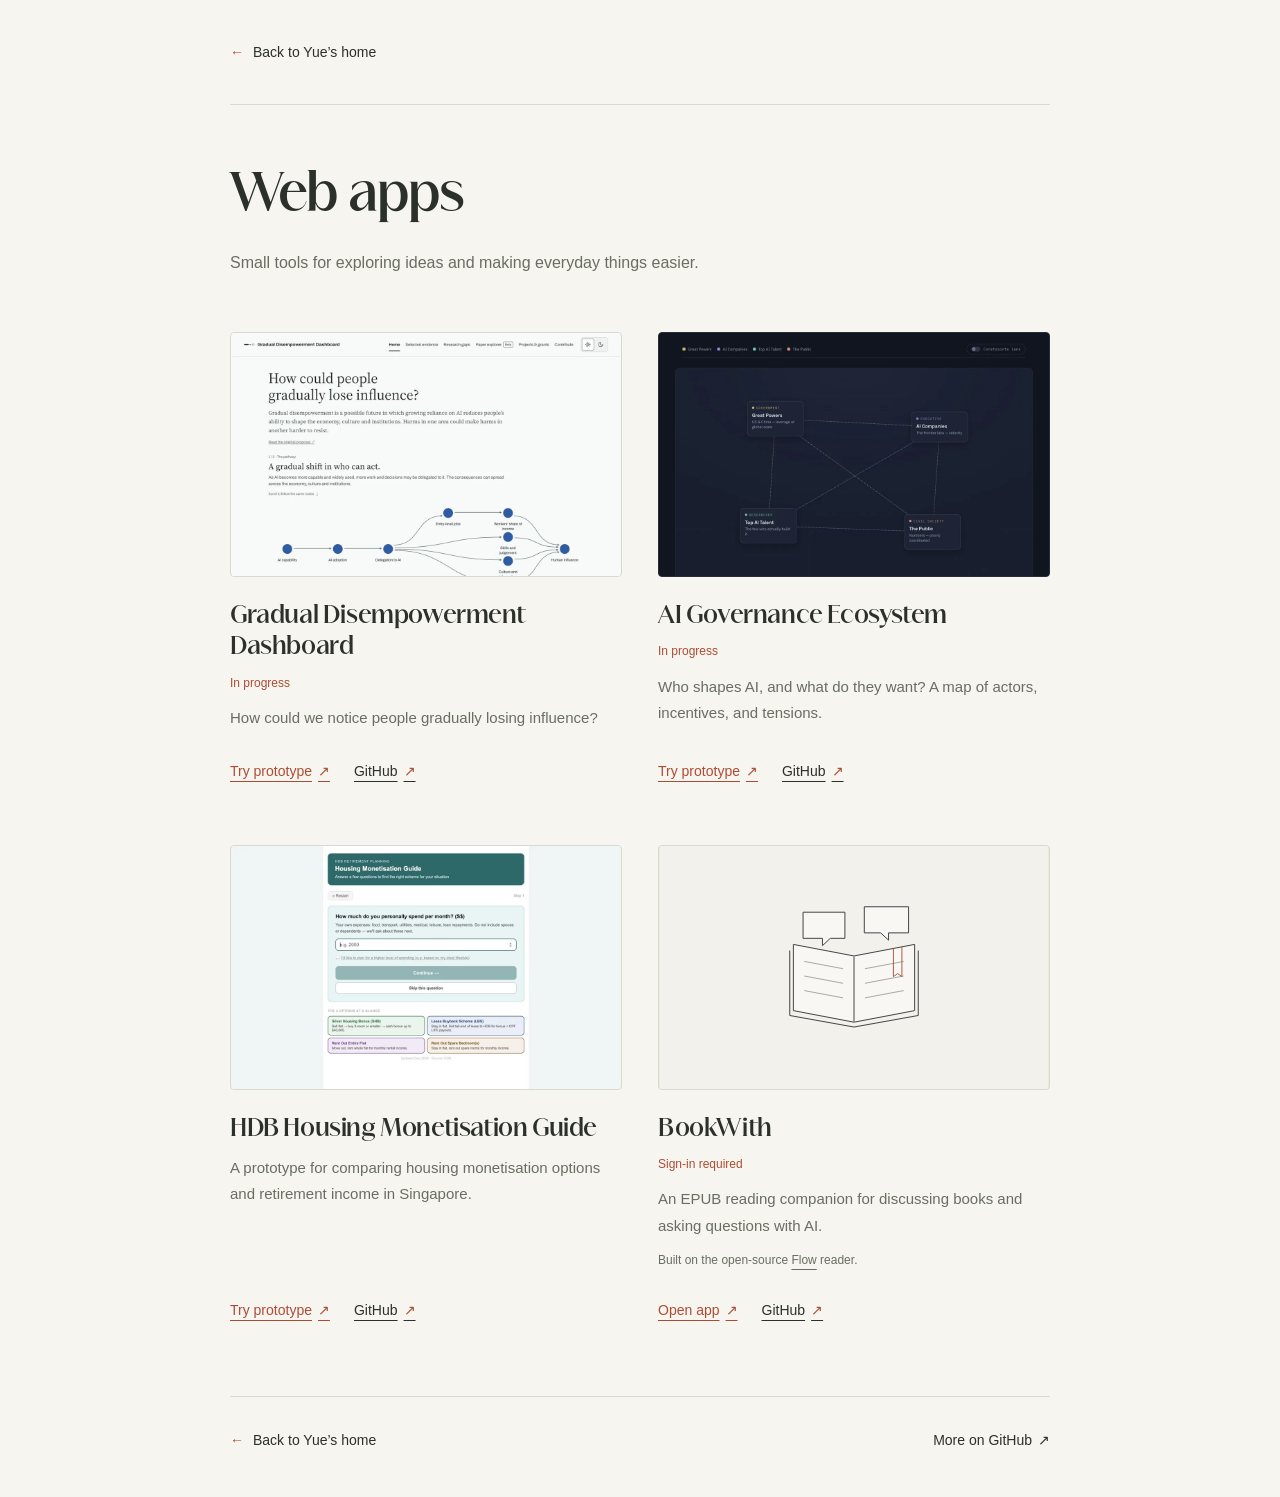
<file: visualising.html>
<!doctype html>
<html lang="en">
<head>
  <meta charset="utf-8">
  <meta name="viewport" content="width=device-width, initial-scale=1">
  <meta http-equiv="refresh" content="0; url=apps.html">
  <meta name="theme-color" content="#f7f5ef">
  <meta name="description" content="Zhang Yue’s web apps and visualisation projects have moved to the Web apps page.">
  <title>Web apps · Zhang Yue</title>
  <link rel="canonical" href="https://nekocchi-0417.github.io/portfolio/apps.html">
  <link rel="stylesheet" href="design.css?v=2">
</head>
<body>
  <div class="page">
    <main class="intro">
      <h1>Web apps</h1>
      <p>The projects have moved to <a href="apps.html">Web apps</a>.</p>
    </main>
  </div>
</body>
</html>
</file>
<file: personal.css>
@font-face {
  font-family: Merchant;
  src: url('assets/fonts/Merchant-Regular.otf') format('opentype');
  font-weight: 400;
  font-display: swap;
}
:root {
  --paper: #f7f5ef;
  --ink: #2b302a;
  --muted: #686e62;
  --accent: #ad4c35;
  --line: #d9dacf;
  --serif: Merchant, Georgia, 'Times New Roman', serif;
  --sans: -apple-system, BlinkMacSystemFont, 'Segoe UI', Arial, sans-serif;
}
* { box-sizing: border-box; }
html { scroll-behavior: smooth; scroll-padding-top: 28px; }
body {
  margin: 0;
  background: var(--paper);
  color: var(--ink);
  font-family: var(--sans);
  font-size: 16px;
  line-height: 1.7;
  -webkit-font-smoothing: antialiased;
}
a { color: inherit; text-decoration-thickness: 1px; text-underline-offset: 4px; touch-action: manipulation; transition: color 160ms ease; }
a:hover, a:active { color: var(--accent); }
a:focus-visible { outline: 2px solid var(--accent); outline-offset: 5px; border-radius: 2px; }
::selection { background: #dfdfbc; }
strong { font-weight: 600; }
p { margin: 0 0 24px; text-wrap: pretty; }
.page-wrap { max-width: 920px; margin: 0 auto; padding: 0 40px; }
.skip-link { position: fixed; top: 10px; left: 12px; z-index: 10; padding: 8px 16px; background: var(--ink); color: var(--paper); transform: translateY(-150%); }
.skip-link:focus { transform: none; }
.site-header { display: flex; align-items: center; justify-content: space-between; gap: 24px; padding: 28px 0; border-bottom: 1px solid var(--line); }
.wordmark { display: inline-flex; align-items: center; min-height: 44px; font-family: var(--serif); font-size: 25px; text-decoration: none; white-space: nowrap; line-height: 1.3; }
.wordmark span { display: inline-block; font-family: Georgia, serif; font-size: 20px; color: var(--accent); margin-left: 7px; }
.site-header nav { display: flex; gap: 24px; font-size: 13px; }
.site-header nav a { display: inline-flex; align-items: center; min-height: 44px; text-decoration: none; white-space: nowrap; }
.site-header nav a:hover, .site-header nav a:focus-visible { text-decoration: underline; }
.about { padding-top: 64px; }
.intro { padding-bottom: 52px; }
.intro p { max-width: 660px; margin-bottom: 0; font-size: 17px; }
.intro .care-statement { margin-top: 18px; line-height: 1.9; }
.purpose-highlight {
  background: #f8dfc3;
  color: inherit;
  padding: .08em .15em;
  border-radius: .12em;
  -webkit-box-decoration-break: clone;
  box-decoration-break: clone;
}
h1 { font-family: var(--serif); font-size: 62px; font-weight: 400; line-height: 1.12; letter-spacing: -2px; margin: 0 0 24px; text-wrap: balance; }
h1 span { color: var(--accent); }
h2 { font-family: var(--serif); font-size: 27px; line-height: 1.3; letter-spacing: -.4px; font-weight: 400; margin: 0; text-wrap: pretty; }
h3 { margin: 0 0 6px; font-size: 16px; line-height: 1.5; font-weight: 600; }
.contact-note { margin-top: 24px; }
.intro .contact-note p { font-size: 14px; color: var(--muted); }
.contact-link { display: inline-flex; align-items: center; min-height: 44px; font-size: 14px; }
.info-section { display: grid; grid-template-columns: 168px minmax(0, 1fr); column-gap: 32px; padding: 40px 0; border-top: 1px solid var(--line); }
.section-content { min-width: 0; }
.section-content > :last-child { margin-bottom: 0; }
.research-note { margin: 0 0 12px; }
.current-interest { margin-top: 28px; }
.experience + .experience { margin-top: 28px; }
.experience p { margin: 0; }
.experience .supporting, .cohort { color: var(--muted); font-size: 15px; }
.experience .supporting { margin-top: 4px; }
.experience .feature-note { margin-top: 10px; color: var(--muted); font-size: 14px; }
.outside-work .section-content p { margin-bottom: 16px; }
.outside-work .section-content p:last-child { margin-bottom: 0; }
footer { display: flex; flex-wrap: wrap; justify-content: space-between; gap: 8px 24px; padding: 28px 0 44px; border-top: 1px solid var(--line); color: var(--muted); font-size: 13px; }
@media(max-width: 650px) {
  .site-header { display: block; }
  .site-header nav { margin-top: 9px; gap: 24px; }
}
@media(max-width: 700px) {
  .info-section { grid-template-columns: minmax(0, 1fr); row-gap: 24px; }
}
@media(max-width: 560px) {
  .page-wrap { padding: 0 24px; }
  .site-header { gap: 14px; padding: 20px 0; }
  .wordmark { font-size: 22px; }
  .wordmark span { font-size: 16px; margin-left: 4px; }
  .site-header nav { gap: 18px; font-size: 13px; }
  .about { padding-top: 44px; }
  .intro { padding-bottom: 36px; }
  .intro p { font-size: 16px; }
  h1 { font-size: 53px; letter-spacing: -1.5px; margin-bottom: 24px; }
  h2 { font-size: 26px; }
  .info-section { padding: 32px 0; row-gap: 22px; }
  .experience + .experience { margin-top: 28px; }
}
@media(max-width: 380px) {
  .site-header { display: block; }
  .site-header nav { gap: 24px; margin-top: 9px; }
  h1 { font-size: 48px; }
}
@media(prefers-reduced-motion: reduce) {
  html { scroll-behavior: auto; }
  a { transition: none; }
}
</file>
<file: design.css>
@font-face {
  font-family: Merchant;
  src: url('assets/fonts/Merchant-Regular.otf') format('opentype');
  font-weight: 400;
  font-display: swap;
}

:root {
  --paper: #f7f5ef;
  --ink: #2b302a;
  --muted: #686e62;
  --rust: #ad4c35;
  --line: #d9dacf;
}

* { box-sizing: border-box; }
body {
  margin: 0;
  background: var(--paper);
  color: var(--ink);
  font-family: -apple-system, BlinkMacSystemFont, 'Segoe UI', Arial, sans-serif;
  font-size: 16px;
  line-height: 1.75;
  -webkit-font-smoothing: antialiased;
}
a {
  color: inherit;
  text-underline-offset: 5px;
  text-decoration-thickness: 1px;
  touch-action: manipulation;
  transition: color 160ms ease;
}
a:hover, a:active { color: var(--rust); }
a:focus-visible { outline: 2px solid var(--rust); outline-offset: 5px; }
::selection { background: #e8d5bd; }
.page { max-width: 900px; padding: 0 40px; margin: 0 auto; }
header { padding: 30px 0; border-bottom: 1px solid var(--line); }
.home-link {
  display: inline-flex;
  align-items: center;
  gap: 9px;
  min-height: 44px;
  font-size: 14px;
  text-decoration: none;
}
.home-link span { color: var(--rust); }
.skip-link {
  position: fixed;
  top: 12px;
  left: 12px;
  z-index: 2;
  padding: 8px 16px;
  background: var(--ink);
  color: var(--paper);
  transform: translateY(-160%);
}
.skip-link:focus { transform: none; }
.intro { margin: 58px 0 55px; }
h1, h2 { font-family: Merchant, Georgia, 'Times New Roman', serif; font-weight: 400; line-height: 1.2; text-wrap: balance; }
h1 { margin: 0 0 19px; font-size: clamp(42px, 6vw, 56px); letter-spacing: -1.5px; }
h2 { margin: 0 0 12px; font-size: 29px; letter-spacing: -.4px; }
p { max-width: 660px; margin: 0; text-wrap: pretty; }
.intro p { color: var(--muted); }
section { margin-bottom: 60px; scroll-margin-top: 28px; }
section p { margin-bottom: 23px; }
section img { display: block; width: 100%; height: auto; border: 1px solid var(--line); background: #fff; }
footer { padding: 21px 0 35px; border-top: 1px solid var(--line); }

@media (max-width: 600px) {
  .page { padding: 0 24px; }
  header { padding: 18px 0; }
  .intro { margin: 39px 0 43px; }
  h1 { font-size: 43px; }
  h2 { font-size: 27px; }
  section { margin-bottom: 43px; }
  footer { padding: 15px 0 25px; }
}

/* A small gallery, with originals available through native image links. */
.project-nav { display: flex; flex-wrap: wrap; gap: 0 25px; margin-top: 20px; font-size: 14px; }
.project-nav a, .film-link { display: inline-flex; align-items: center; min-height: 44px; }
.project-nav a { text-decoration: none; }
.intro .image-note { font-size: 12px; margin-top: 12px; }
figure { margin: 0; }
.feature-figure { margin-bottom: 26px; }
.image-link { display: block; }
.image-link:hover img { border-color: var(--rust); }
figcaption { color: var(--muted); font-size: 12px; line-height: 1.6; margin-top: 9px; }
.gallery { display: grid; grid-template-columns: repeat(2, minmax(0, 1fr)); gap: 23px; align-items: start; margin-bottom: 22px; }
.newsletter-gallery { grid-template-columns: repeat(3, minmax(0, 1fr)); }
.poster-gallery { padding: 0 20px; gap: 36px; }
.poster-gallery img { max-width: 350px; margin: 0 auto; }
.poster-gallery figcaption { text-align: center; }
.film-link { gap: 7px; font-size: 14px; }
.film-link span { color: var(--rust); }
section + section { border-top: 1px solid var(--line); padding-top: 38px; }
@media(max-width: 600px) {
  .gallery, .newsletter-gallery { grid-template-columns: 1fr; gap: 25px; }
  .poster-gallery { padding: 0; }
  .project-nav { gap: 0 21px; font-size: 13px; }
  .intro .image-note, figcaption { font-size: 13px; }
  .film-link { font-size: 13px; }
  section + section { padding-top: 29px; }
}
@media (prefers-reduced-motion: reduce) {
  a { transition: none; }
}
</file>
<file: apps.css>
.app-grid {
  display: grid;
  grid-template-columns: repeat(2, minmax(0, 1fr));
  gap: 52px 36px;
  margin: 0 0 64px;
  padding: 0;
  list-style: none;
}
.app {
  display: flex;
  flex-direction: column;
  min-width: 0;
}
.app-preview { position: relative; display: block; overflow: hidden; aspect-ratio: 8 / 5; margin-bottom: 24px; border: 1px solid var(--line); border-radius: 4px; background: #efe8db; transition: border-color 160ms ease; }
.app-preview img { display: block; width: 100%; height: 100%; object-fit: contain; }
.preview-research { background: #f7faf8; }
.preview-governance { background: #10141f; border-color: #262c3b; }
.preview-housing { background: #eff4f5; }
.preview-invitation { position: absolute; bottom: 12px; right: 12px; display: inline-flex; gap: 12px; align-items: center; padding: 5px 12px; background: var(--paper); color: var(--ink); border: 1px solid var(--line); border-radius: 2px; font-size: 12px; line-height: 1.6; opacity: 0; transition: opacity 180ms ease; }
.preview-invitation > span { color: var(--rust); }
.app-preview:hover, .app-preview:focus-visible { border-color: var(--rust); }
.app-preview:hover .preview-invitation, .app-preview:focus-visible .preview-invitation { opacity: 1; }
.app-preview:focus-visible { outline-offset: 5px; }
.app h2 { font-size: 26px; margin: 0 0 10px; }
.app-note { color: var(--muted); font-size: 15px; line-height: 1.75; margin: 0 0 18px; }
.app-status { margin: 0 0 12px; color: var(--rust); font-size: 12px; line-height: 1.6; }
.app-credit { margin: -6px 0 18px; color: var(--muted); font-size: 12px; line-height: 1.6; }
.app-links { display: flex; flex-wrap: wrap; gap: 4px 24px; margin-top: auto; }
.app-links a, .github-link { display: inline-flex; align-items: center; gap: 6px; min-height: 44px; font-size: 14px; }
.app-links a { text-decoration: underline; }
.app-links .live-link, .app-links span { color: var(--rust); }
footer { display: flex; flex-wrap: wrap; justify-content: space-between; gap: 8px 24px; }
.github-link { text-decoration: none; }
@media (hover: none) {
  .preview-invitation { opacity: 1; }
}

@media (max-width: 700px) {
  .app-grid { grid-template-columns: 1fr; gap: 36px; margin-bottom: 48px; }
  .app h2 { font-size: 27px; }
  .app-status, .app-credit { font-size: 13px; }
}
@media (prefers-reduced-motion: reduce) {
  .app-preview, .preview-invitation { transition: none; }
}
</file>
<file: reading.css>
.intro { margin-bottom: 34px; }
.intro p { max-width: 540px; }

.book-list {
  display: grid;
  grid-template-columns: repeat(2, minmax(0, 1fr));
  align-items: start;
  column-gap: 44px;
  margin: 0 0 60px;
  padding: 0;
  list-style: none;
}
.book-list li { min-width: 0; }
.book-entry {
  border-bottom: 1px solid var(--line);
  padding: 22px 0;
}
.book-entry summary {
  display: block;
  min-height: 144px;
  padding: 8px 0 10px;
  cursor: pointer;
  list-style: none;
  touch-action: manipulation;
  border-radius: 3px;
}
.book-entry summary::-webkit-details-marker { display: none; }
.book-entry summary:focus-visible {
  outline: 2px solid var(--rust);
  outline-offset: 8px;
}
.book-summary {
  display: grid;
  grid-template-columns: 88px minmax(0, 1fr);
  align-items: start;
  gap: 22px;
  margin: 0;
  text-wrap: pretty;
}
.book-cover {
  display: block;
  width: 88px;
}
.book-cover img {
  display: block;
  width: 88px;
  height: auto;
}
.book-copy {
  display: flex;
  min-width: 0;
  flex-direction: column;
  align-self: center;
}
.book-title { font-size: 23px; line-height: 1.25; letter-spacing: -.3px; }
.author {
  margin-top: 8px;
  color: var(--muted);
  font-family: -apple-system, BlinkMacSystemFont, 'Segoe UI', Arial, sans-serif;
  font-size: 13px;
  font-weight: 400;
  line-height: 1.5;
  letter-spacing: 0;
}
.book-affordance {
  display: inline-flex;
  align-items: center;
  align-self: flex-start;
  gap: 9px;
  margin-top: 15px;
  color: var(--muted);
  font-family: -apple-system, BlinkMacSystemFont, 'Segoe UI', Arial, sans-serif;
  font-size: 12px;
  font-weight: 400;
  line-height: 1.5;
  letter-spacing: 0;
  transition: color 140ms ease;
}
.book-toggle::before { content: "+"; font-size: 17px; line-height: 1; }
.book-entry[open] .book-toggle::before { content: "−"; }
.book-entry[open] .book-affordance { color: var(--ink); }
.book-entry summary:focus-visible .book-affordance { color: var(--rust); }
.book-note {
  margin: 11px 0 0;
  padding-left: 110px;
  color: var(--ink);
  font-size: 14px;
  line-height: 1.75;
}

@media (hover: hover) {
  .book-entry summary:hover .book-affordance { color: var(--rust); }
}
@media (max-width: 700px) {
  .book-list { grid-template-columns: 1fr; margin-bottom: 44px; }
  .book-entry { padding: 21px 0; }
  .book-summary { grid-template-columns: 82px minmax(0, 1fr); gap: 22px; }
  .book-cover, .book-cover img { width: 82px; }
  .book-title { font-size: 24px; }
  .author { font-size: 14px; }
  .book-affordance { font-size: 13px; }
  .book-note { padding-left: 104px; font-size: 15px; }
}
@media (max-width: 380px) {
  .book-summary { grid-template-columns: 74px minmax(0, 1fr); gap: 20px; }
  .book-cover, .book-cover img { width: 74px; }
  .book-title { font-size: 22px; }
  .book-note { padding-left: 0; margin-top: 15px; }
}
@media (prefers-reduced-motion: reduce) {
  .book-affordance { transition: none; }
}
</file>
<file: style.css>
@font-face {
  font-family: 'Merchant';
  src: url('assets/fonts/Merchant-Bold.otf') format('opentype');
  font-weight: 700;
  font-display: swap;
}
@font-face {
  font-family: 'Merchant';
  src: url('assets/fonts/Merchant-Medium.otf') format('opentype');
  font-weight: 500;
  font-display: swap;
}
@font-face {
  font-family: 'Merchant';
  src: url('assets/fonts/Merchant-Regular.otf') format('opentype');
  font-weight: 400;
  font-display: swap;
}

@import url('https://fonts.googleapis.com/css2?family=Open+Sans:ital,wght@0,300;0,400;0,600;0,700;1,400&display=swap');

*, *::before, *::after {
  box-sizing: border-box;
  margin: 0;
  padding: 0;
}

:root {
  --navy: #2c2669;
  --orange: #FA8006;
  --muted: #817D93;
  --bg: #F5F4FF;
  --white: #ffffff;
}

html {
  scroll-behavior: smooth;
}

body {
  font-family: 'Open Sans', sans-serif;
  background-color: var(--bg);
  background-image:
    radial-gradient(ellipse 70% 60% at -8% -10%, rgba(196, 191, 245, 0.85) 0%, transparent 55%),
    radial-gradient(ellipse 60% 55% at 108% -8%, rgba(180, 205, 248, 0.75) 0%, transparent 55%);
  background-attachment: fixed;
  color: var(--navy);
  min-height: 100vh;
}

body.menu-open {
  overflow: hidden;
}

a {
  color: inherit;
}

/* ─── HERO ─────────────────────────────────────────── */
.hero {
  text-align: center;
  padding: 80px 24px 48px;
}

.hero h1 {
  font-family: 'Merchant', serif;
  font-weight: 700;
  font-size: 80px;
  line-height: 1.1;
  color: var(--navy);
  margin-bottom: 20px;
}

.hero h1 .name {
  color: var(--orange);
}

.hero .subtitle {
  font-family: 'Open Sans', sans-serif;
  font-size: 20px;
  color: var(--muted);
  max-width: 600px;
  margin: 0 auto;
  line-height: 1.5;
}

.hero .subtitle strong {
  font-weight: 700;
  color: var(--muted);
}

/* ─── NAV ──────────────────────────────────────────── */
.site-nav {
  position: sticky;
  top: 0;
  z-index: 100;
  display: flex;
  flex-wrap: wrap;
  justify-content: center;
  gap: 40px;
  padding: 16px 24px;
  background: transparent;
}

.site-nav a {
  font-family: 'Open Sans', sans-serif;
  font-size: 16px;
  color: var(--muted);
  text-decoration: none;
  padding-bottom: 4px;
  border-bottom: 2px solid transparent;
  transition: color 0.2s, border-color 0.2s;
}

.site-nav a:hover,
.site-nav a.active {
  color: var(--navy);
  border-bottom-color: var(--navy);
}

/* ─── MAIN CONTENT ─────────────────────────────────── */
.page-content {
  max-width: 900px;
  margin: 0 auto;
  padding: 60px 24px 80px;
}

/* ─── SECTION TITLES ───────────────────────────────── */
.section-title {
  font-family: 'Merchant', serif;
  font-weight: 700;
  font-size: 42px;
  color: var(--navy);
  margin-bottom: 28px;
}

/* ─── WORK EXPERIENCES ─────────────────────────────── */
.work-experiences ul {
  list-style: disc;
  padding-left: 20px;
  display: flex;
  flex-direction: column;
  gap: 10px;
  margin-bottom: 32px;
}

.work-experiences li {
  font-size: 16px;
  color: var(--muted);
  line-height: 1.5;
}

.work-experiences li strong {
  color: var(--navy);
  font-weight: 700;
}

.linkedin-btn {
  display: inline-block;
  font-family: 'Open Sans', sans-serif;
  font-size: 14px;
  font-weight: 600;
  letter-spacing: 0.08em;
  color: var(--navy);
  border: 2px solid var(--navy);
  padding: 10px 20px;
  text-decoration: none;
  transition: background 0.2s, color 0.2s;
}

.linkedin-btn:hover {
  background: var(--navy);
  color: var(--white);
}

/* ─── LATEST PROJECTS ──────────────────────────────── */
.projects-section {
  margin-top: 72px;
}

.projects-heading {
  display: flex;
  align-items: center;
  gap: 24px;
  margin-bottom: 40px;
}

.projects-heading h2 {
  font-family: 'Merchant', serif;
  font-weight: 700;
  font-size: 48px;
  color: var(--navy);
  white-space: nowrap;
}

.projects-heading::before,
.projects-heading::after {
  content: '';
  flex: 1;
  height: 1px;
  background: rgba(44, 38, 105, 0.2);
}

/* ─── PROJECT GRID ─────────────────────────────────── */
.projects-grid {
  display: grid;
  grid-template-columns: 1fr 1fr;
  gap: 28px 24px;
}

.project-card {
  position: relative;
  overflow: hidden;
  cursor: pointer;
  display: block;
  text-decoration: none;
  aspect-ratio: 1 / 0.94;
}

.project-card.full-width {
  grid-column: 1 / -1;
  aspect-ratio: 2.08 / 1;
}

.project-card img {
  width: 100%;
  height: 100%;
  object-fit: cover;
  display: block;
  transition: transform 0.4s ease;
}

.project-card:hover img {
  transform: scale(1.03);
}

.card-overlay {
  position: absolute;
  inset: 0;
  background: rgba(44, 38, 105, 0.72);
  display: flex;
  flex-direction: column;
  justify-content: center;
  align-items: flex-start;
  padding: 40px;
  opacity: 0;
  transition: opacity 0.3s ease;
}

.project-card:hover .card-overlay {
  opacity: 1;
}

.card-overlay h3 {
  font-family: 'Merchant', serif;
  font-weight: 700;
  font-size: 24px;
  color: var(--white);
  margin-bottom: 12px;
  line-height: 1.2;
}

.card-overlay p {
  font-size: 15px;
  color: rgba(255, 255, 255, 0.85);
  line-height: 1.5;
  max-width: 460px;
}

/* ─── FOOTER NAV ───────────────────────────────────── */
.footer-nav {
  display: flex;
  flex-wrap: wrap;
  gap: 32px;
  padding: 32px 24px 40px;
  max-width: 900px;
  margin: 0 auto;
}

.footer-nav a {
  font-family: 'Open Sans', sans-serif;
  font-size: 14px;
  color: var(--muted);
  text-decoration: none;
  transition: color 0.2s;
}

.footer-nav a:hover {
  color: var(--navy);
}

/* ─── SKILLS PAGE ──────────────────────────────────── */
.skills-grid {
  display: grid;
  grid-template-columns: repeat(3, 1fr);
  gap: 48px;
  margin-bottom: 72px;
}

.skill-card .skill-number {
  font-family: 'Merchant', serif;
  font-size: 32px;
  color: var(--navy);
  margin-bottom: 12px;
  opacity: 0.7;
}

.skill-card h3 {
  font-family: 'Merchant', serif;
  font-size: 26px;
  font-weight: 700;
  color: var(--navy);
  margin-bottom: 16px;
}

.skill-card ul {
  list-style: disc;
  padding-left: 18px;
  display: flex;
  flex-direction: column;
  gap: 8px;
}

.skill-card li {
  font-size: 15px;
  color: var(--muted);
  line-height: 1.4;
}

.skill-card li strong {
  font-weight: 700;
  color: var(--navy);
}

.skills-sidetrack {
  border-top: 1px solid rgba(44, 38, 105, 0.12);
  padding-top: 56px;
}

.skills-sidetrack h2 {
  font-family: 'Merchant', serif;
  font-size: 36px;
  color: var(--navy);
  margin-bottom: 24px;
}

.skills-sidetrack blockquote {
  font-size: 18px;
  font-style: italic;
  color: var(--muted);
  border-left: 3px solid var(--orange);
  padding-left: 20px;
  margin: 24px 0;
  line-height: 1.6;
}

.skills-sidetrack p {
  font-size: 16px;
  color: var(--muted);
  line-height: 1.8;
  margin-bottom: 20px;
}

.skills-sidetrack h3 {
  font-family: 'Merchant', serif;
  font-size: 28px;
  color: var(--navy);
  margin: 40px 0 16px;
}

.view-case-study {
  display: inline-block;
  font-size: 14px;
  font-weight: 600;
  color: var(--orange);
  text-decoration: none;
  border-bottom: 1px solid var(--orange);
  padding-bottom: 2px;
  margin-top: 8px;
  transition: opacity 0.2s;
}

.view-case-study:hover {
  opacity: 0.7;
}

.skills-orchestrator {
  margin-bottom: 52px;
}

.skills-orchestrator p:first-child {
  font-family: 'Merchant', serif;
  font-size: 24px;
  line-height: 1.4;
  color: var(--navy);
  margin-bottom: 12px;
}

.skills-orchestrator p:last-child {
  font-size: 17px;
  color: var(--muted);
  line-height: 1.8;
  max-width: 760px;
}

.skills-explainer {
  list-style: disc;
  padding-left: 22px;
  margin-bottom: 18px;
}

.skills-explainer li {
  font-size: 16px;
  color: var(--muted);
  line-height: 1.8;
  margin-bottom: 12px;
}

/* ─── ABOUT PAGE ───────────────────────────────────── */
.about-intro {
  margin-bottom: 60px;
}

.about-intro h2 {
  font-family: 'Merchant', serif;
  font-size: 42px;
  color: var(--navy);
  margin-bottom: 24px;
}

.about-intro p {
  font-size: 18px;
  color: var(--muted);
  line-height: 1.8;
  margin-bottom: 20px;
  max-width: 700px;
}

.about-intro .highlight-q {
  font-size: 22px;
  font-style: italic;
  color: var(--navy);
  font-family: 'Merchant', serif;
  border-left: 3px solid var(--orange);
  padding-left: 20px;
  margin: 32px 0;
  line-height: 1.4;
}

.about-hobbies h3 {
  font-family: 'Merchant', serif;
  font-size: 28px;
  color: var(--navy);
  margin-bottom: 20px;
}

.about-hobbies p {
  font-size: 16px;
  color: var(--muted);
  line-height: 1.8;
  margin-bottom: 16px;
}

.about-photo-caption {
  font-size: 18px;
  color: var(--navy);
  margin: 8px 0 4px;
}

.books-grid {
  display: grid;
  grid-template-columns: repeat(2, 1fr);
  gap: 12px;
  margin: 24px 0;
}

.books-grid img {
  width: 100%;
  height: 280px;
  display: block;
  object-fit: cover;
}

.about-section {
  margin-top: 60px;
  padding-top: 48px;
  border-top: 1px solid rgba(44, 38, 105, 0.12);
}

.about-section h2 {
  font-family: 'Merchant', serif;
  font-size: 32px;
  color: var(--navy);
  margin-bottom: 16px;
}

.about-section p {
  font-size: 16px;
  color: var(--muted);
  line-height: 1.8;
  margin-bottom: 16px;
  max-width: 700px;
}

.about-section h3 {
  font-family: 'Merchant', serif;
  font-size: 22px;
  color: var(--navy);
  margin: 32px 0 12px;
}

.image-gallery {
  display: grid;
  grid-template-columns: repeat(auto-fill, minmax(160px, 1fr));
  gap: 10px;
  margin: 20px 0;
}

.image-gallery img {
  width: 100%;
  height: 160px;
  display: block;
  object-fit: contain;
  background: rgba(255,255,255,0.6);
}

.newsletters-gallery {
  grid-template-columns: repeat(2, 1fr);
}

.newsletters-gallery img {
  height: 260px;
  background: rgba(255,255,255,0.4);
}

.about-video {
  margin-top: 28px;
}

.about-video iframe {
  width: 100%;
  aspect-ratio: 16 / 9;
  border: 0;
  display: block;
  background: rgba(44, 38, 105, 0.08);
  max-width: 760px;
  margin: 0 auto;
}

.about-video p {
  font-size: 14px;
  color: var(--muted);
  margin-top: 12px;
  text-align: center;
}

.relive-gallery {
  grid-template-columns: repeat(2, minmax(0, 1fr));
}

.relive-gallery img {
  height: 220px;
  object-fit: cover;
  background: transparent;
}

/* ─── CASE STUDY PAGES ─────────────────────────────── */
.cs-nav-back {
  padding: 20px 24px;
  max-width: 900px;
  margin: 0 auto;
}

.cs-nav-back a {
  font-size: 14px;
  color: var(--muted);
  text-decoration: none;
  display: inline-flex;
  align-items: center;
  gap: 6px;
  transition: color 0.2s;
}

.cs-nav-back a:hover { color: var(--navy); }

.cs-header {
  max-width: 900px;
  margin: 0 auto;
  padding: 0 24px 48px;
}

.cs-header h1 {
  font-family: 'Merchant', serif;
  font-size: 52px;
  font-weight: 700;
  color: var(--navy);
  margin-bottom: 16px;
  line-height: 1.15;
}

.cs-header .cs-subtitle {
  font-size: 20px;
  color: var(--muted);
  margin-bottom: 40px;
}

.cs-meta {
  display: flex;
  gap: 48px;
  flex-wrap: wrap;
  margin-bottom: 40px;
}

.cs-meta-item label {
  display: block;
  font-size: 12px;
  font-weight: 700;
  letter-spacing: 0.1em;
  text-transform: uppercase;
  color: var(--muted);
  margin-bottom: 4px;
}

.cs-meta-item p {
  font-size: 15px;
  color: var(--navy);
  line-height: 1.5;
  max-width: 220px;
}

/* ─── CS HERO GRID (title left, image right) ───────── */
.cs-hero-grid {
  display: grid;
  grid-template-columns: 1fr 1fr;
  gap: 40px;
  align-items: center;
  margin-bottom: 40px;
}

.cs-hero-img {
  width: 100%;
  height: auto;
  display: block;
  border-radius: 4px;
}

/* ─── PROBLEM / SOLUTION 2-COLUMN ─────────────────── */
.cs-prob-sol {
  display: grid;
  grid-template-columns: 1fr 1fr;
  gap: 48px;
  margin-bottom: 56px;
}

/* ─── SECTION WITH SIDE IMAGE ───────────────────────  */
.cs-2col {
  display: grid;
  grid-template-columns: 1fr 1fr;
  gap: 48px;
  align-items: start;
  margin-bottom: 56px;
  scroll-margin-top: 88px;
}

.cs-col-img {
  width: 100%;
  height: auto;
  display: block;
  border-radius: 4px;
}

.cs-col-text h2 {
  font-family: 'Merchant', serif;
  font-size: 36px;
  color: var(--navy);
  margin-bottom: 20px;
}

.cs-col-text h3 {
  font-family: 'Merchant', serif;
  font-size: 24px;
  color: var(--navy);
  margin: 28px 0 12px;
}

.cs-col-text p {
  font-size: 16px;
  color: var(--muted);
  line-height: 1.8;
  margin-bottom: 16px;
}

.cs-col-text ul,
.cs-col-text ol {
  padding-left: 22px;
  margin-bottom: 16px;
}

.cs-col-text li {
  font-size: 16px;
  color: var(--muted);
  line-height: 1.7;
  margin-bottom: 6px;
}

.cs-col-text li strong {
  color: var(--navy);
}

.cs-body {
  max-width: 900px;
  margin: 0 auto;
  padding: 0 24px 80px;
}

.cs-section {
  margin-bottom: 56px;
  scroll-margin-top: 88px;
}

.cs-section h2 {
  font-family: 'Merchant', serif;
  font-size: 36px;
  color: var(--navy);
  margin-bottom: 20px;
}

.cs-section h3 {
  font-family: 'Merchant', serif;
  font-size: 24px;
  color: var(--navy);
  margin: 32px 0 14px;
}

.cs-section p {
  font-size: 16px;
  color: var(--muted);
  line-height: 1.8;
  margin-bottom: 16px;
}

.cs-section ul, .cs-section ol {
  padding-left: 22px;
  margin-bottom: 16px;
}

.cs-section li {
  font-size: 16px;
  color: var(--muted);
  line-height: 1.7;
  margin-bottom: 6px;
}

.cs-section li strong {
  color: var(--navy);
  font-weight: 700;
}

.cs-phases {
  display: flex;
  align-items: flex-start;
  margin-bottom: 48px;
}

.cs-phase {
  flex: 1;
  display: flex;
  flex-direction: column;
  align-items: center;
  gap: 12px;
  text-decoration: none;
  position: relative;
  padding: 0 4px;
}

/* connecting lines between circles */
.cs-phase::before,
.cs-phase::after {
  content: '';
  position: absolute;
  top: 22px;
  height: 1px;
  background: rgba(213, 211, 231, 0.9);
  z-index: 0;
}
.cs-phase::before { left: 0; right: calc(50% + 22px); }
.cs-phase::after  { left: calc(50% + 22px); right: 0; }
.cs-phase:first-child::before,
.cs-phase:last-child::after { display: none; }

.cs-phase .num {
  width: 44px;
  height: 44px;
  border-radius: 50%;
  border: 1.5px solid rgba(213, 211, 231, 0.9);
  background: var(--bg);
  color: var(--navy);
  font-family: 'Merchant', serif;
  font-size: 18px;
  font-weight: 700;
  display: flex;
  align-items: center;
  justify-content: center;
  flex-shrink: 0;
  position: relative;
  z-index: 1;
  transition: background 0.2s, border-color 0.2s, color 0.2s;
}

.cs-phase span:last-child {
  font-size: 13px;
  color: var(--muted);
  font-weight: 500;
  text-align: center;
  line-height: 1.4;
  max-width: 120px;
}

.cs-phase:hover .num {
  background: var(--orange);
  border-color: var(--orange);
  color: white;
}

.finding-card {
  background: rgba(44, 38, 105, 0.04);
  border-left: 4px solid var(--orange);
  padding: 20px 24px;
  margin-bottom: 20px;
}

.finding-card .finding-label {
  font-size: 12px;
  font-weight: 700;
  letter-spacing: 0.1em;
  text-transform: uppercase;
  color: var(--orange);
  margin-bottom: 8px;
}

.finding-card h4 {
  font-family: 'Merchant', serif;
  font-size: 20px;
  color: var(--navy);
  margin-bottom: 12px;
}

.finding-card p {
  font-size: 15px;
  color: var(--muted);
  line-height: 1.7;
  margin-bottom: 0;
}

.cs-image {
  width: 100%;
  height: auto;
  display: block;
  margin: 24px 0;
}

.cs-image-grid {
  display: grid;
  grid-template-columns: repeat(auto-fill, minmax(250px, 1fr));
  gap: 10px;
  margin: 24px 0;
}

.cs-image-grid img {
  width: 100%;
  height: auto;
  display: block;
}

.cs-tldr {
  background: white;
  border-top: 4px solid var(--orange);
  padding: 24px 28px 28px;
  margin: 0 0 40px;
  box-shadow: 0 2px 16px rgba(44, 38, 105, 0.06);
  display: grid;
  grid-template-columns: 110px 1fr;
  gap: 14px 28px;
  align-items: baseline;
}

.cs-tldr dt {
  font-family: 'Open Sans', sans-serif;
  font-size: 11px;
  font-weight: 700;
  letter-spacing: 0.14em;
  text-transform: uppercase;
  color: var(--orange);
  margin: 0;
}

.cs-tldr dd {
  font-family: 'Open Sans', sans-serif;
  font-size: 15px;
  color: var(--navy);
  line-height: 1.65;
  margin: 0;
}

.cs-impact {
  background: rgba(44, 38, 105, 0.04);
  padding: 32px;
  margin: 32px 0;
}

.cs-impact h3 {
  font-family: 'Merchant', serif;
  font-size: 28px;
  color: var(--navy);
  margin-bottom: 20px;
}

.cs-impact-grid {
  display: grid;
  grid-template-columns: repeat(auto-fill, minmax(200px, 1fr));
  gap: 20px;
}

.cs-impact-item {
  text-align: center;
}

.cs-impact-item .impact-num {
  font-family: 'Merchant', serif;
  font-size: 36px;
  color: var(--orange);
  display: block;
  margin-bottom: 6px;
}

.cs-impact-item p {
  font-size: 14px;
  color: var(--muted);
  margin: 0;
}

.cs-learnings {
  margin-top: 48px;
}

.cs-learnings h2 {
  font-family: 'Merchant', serif;
  font-size: 36px;
  color: var(--navy);
  margin-bottom: 20px;
}

.cs-learnings ol {
  padding-left: 22px;
}

.cs-learnings li {
  font-size: 16px;
  color: var(--muted);
  line-height: 1.7;
  margin-bottom: 12px;
}

.cs-end {
  text-align: center;
  padding: 48px 0;
  border-top: 1px solid rgba(44, 38, 105, 0.12);
  color: var(--muted);
  font-size: 15px;
  margin-top: 48px;
}

/* ─── MORE PROJECTS ─────────────────────────────────── */
.more-projects {
  margin-top: 64px;
  padding-top: 48px;
  border-top: 1px solid rgba(44, 38, 105, 0.12);
}

.more-projects h2 {
  font-family: 'Merchant', serif;
  font-size: 32px;
  color: var(--navy);
  margin-bottom: 24px;
}

.more-projects-grid {
  display: grid;
  grid-template-columns: repeat(auto-fill, minmax(260px, 1fr));
  gap: 12px;
}

.more-project-card {
  position: relative;
  overflow: hidden;
  display: block;
  text-decoration: none;
}

.more-project-card img {
  width: 100%;
  height: 200px;
  object-fit: cover;
  display: block;
  transition: transform 0.3s ease;
}

.more-project-card:hover img {
  transform: scale(1.03);
}

.more-project-card .more-card-overlay {
  position: absolute;
  inset: 0;
  background: rgba(44, 38, 105, 0.75);
  display: flex;
  flex-direction: column;
  justify-content: center;
  padding: 24px;
  opacity: 0;
  transition: opacity 0.3s ease;
}

.more-project-card:hover .more-card-overlay {
  opacity: 1;
}

.more-card-overlay h3 {
  font-family: 'Merchant', serif;
  font-size: 18px;
  color: white;
  margin-bottom: 8px;
  line-height: 1.3;
}

.more-card-overlay p {
  font-size: 13px;
  color: rgba(255,255,255,0.8);
  line-height: 1.4;
}

.reveal-ready {
  opacity: 0;
  transform: translateY(26px);
  transition:
    opacity 0.7s ease,
    transform 0.8s cubic-bezier(0.22, 1, 0.36, 1);
  transition-delay: var(--reveal-delay, 0ms);
}

.reveal-ready.is-visible {
  opacity: 1;
  transform: translateY(0);
}

/* ─── RESPONSIVE ───────────────────────────────────── */
@media (max-width: 768px) {
  .hero {
    padding: 56px 20px 36px;
  }
  .hero h1 {
    font-size: 48px;
    line-height: 1.05;
  }
  .hero .subtitle {
    font-size: 17px;
    max-width: 420px;
  }
  .site-nav {
    gap: 14px 24px;
    padding: 12px 20px;
  }
  .page-content {
    padding: 44px 20px 72px;
  }
  .section-title,
  .about-intro h2,
  .projects-heading h2,
  .skills-sidetrack h2,
  .cs-section h2,
  .cs-learnings h2 {
    font-size: 34px;
  }
  .projects-heading {
    gap: 14px;
    margin-bottom: 28px;
  }
  .projects-grid { grid-template-columns: 1fr; }
  .project-card.full-width { grid-column: 1; }
  .project-card {
    aspect-ratio: auto;
  }
  .card-overlay,
  .more-project-card .more-card-overlay {
    position: static;
    opacity: 1;
    background: rgba(44, 38, 105, 0.05);
    padding: 18px 18px 22px;
  }
  .card-overlay h3,
  .more-card-overlay h3 {
    color: var(--navy);
  }
  .card-overlay p,
  .more-card-overlay p {
    color: var(--muted);
  }
  .project-card:hover img,
  .more-project-card:hover img {
    transform: none;
  }
  .skills-grid { grid-template-columns: 1fr; }
  .skills-orchestrator {
    margin-bottom: 44px;
  }
  .skills-orchestrator p:first-child {
    font-size: 22px;
  }
  .skills-orchestrator p:last-child {
    font-size: 16px;
  }
  .skills-sidetrack h3,
  .about-hobbies h3,
  .cs-section h3,
  .cs-impact h3 {
    font-size: 24px;
  }
  .about-intro p,
  .about-section p,
  .cs-section p,
  .cs-section li,
  .about-hobbies p,
  .skill-card li,
  .skills-sidetrack p {
    font-size: 15px;
  }
  .about-intro .highlight-q {
    font-size: 20px;
    padding-left: 16px;
  }
  .image-gallery,
  .newsletters-gallery,
  .cs-image-grid,
  .more-projects-grid {
    grid-template-columns: 1fr;
  }
  .relive-gallery {
    grid-template-columns: 1fr;
  }
  .cs-meta { flex-direction: column; gap: 20px; }
  .cs-hero-grid,
  .cs-prob-sol,
  .cs-2col {
    grid-template-columns: 1fr;
  }
  .cs-tldr {
    grid-template-columns: 1fr;
    gap: 6px 0;
    padding: 20px 22px 24px;
  }
  .cs-tldr dt {
    margin-top: 10px;
  }
  .cs-tldr dt:first-of-type {
    margin-top: 0;
  }
  .cs-header h1 { font-size: 36px; }
  .cs-header .cs-subtitle { font-size: 18px; }
  .cs-body,
  .cs-header,
  .cs-nav-back {
    padding-left: 20px;
    padding-right: 20px;
  }
  .cs-phases {
    flex-wrap: wrap;
    justify-content: center;
    gap: 24px 0;
  }
  .cs-phase {
    flex: 0 0 50%;
  }
  .cs-phase::before,
  .cs-phase::after { display: none; }
  .cs-impact-grid { grid-template-columns: repeat(2, 1fr); }
  .footer-nav {
    gap: 12px 24px;
    padding: 28px 20px 36px;
  }
}

@media (max-width: 520px) {
  .hero h1 {
    font-size: 42px;
  }
  .projects-heading h2,
  .section-title,
  .about-intro h2,
  .skills-sidetrack h2,
  .cs-section h2,
  .cs-learnings h2 {
    font-size: 30px;
  }
  .books-grid {
    grid-template-columns: 1fr;
  }
  .books-grid img,
  .image-gallery img {
    height: auto;
    max-height: 320px;
    object-fit: contain;
  }
  .relive-gallery img {
    height: 180px;
  }
  .about-photo-caption {
    font-size: 16px;
  }
  .cs-header h1 {
    font-size: 32px;
  }
  .cs-impact-grid {
    grid-template-columns: 1fr;
  }
  .reveal-ready {
    opacity: 1;
    transform: none;
    transition: none;
  }
}
</file>
